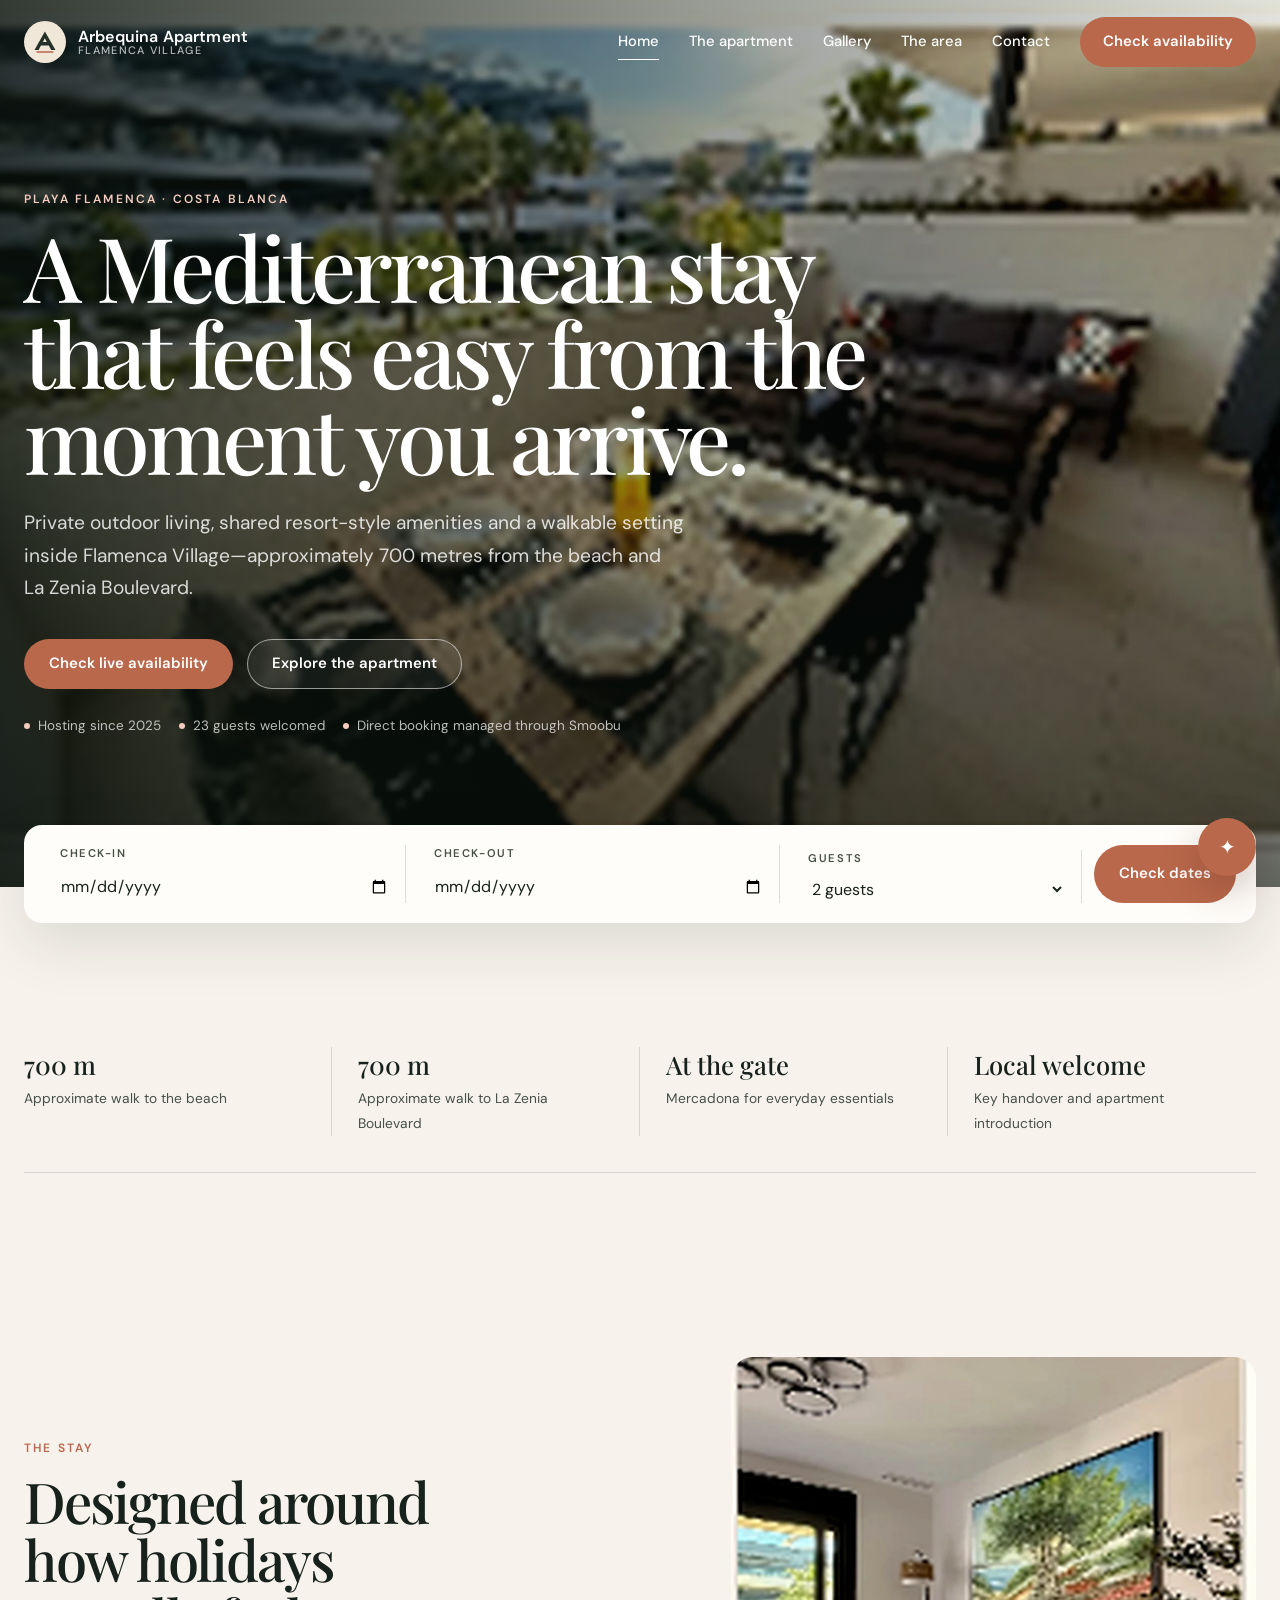
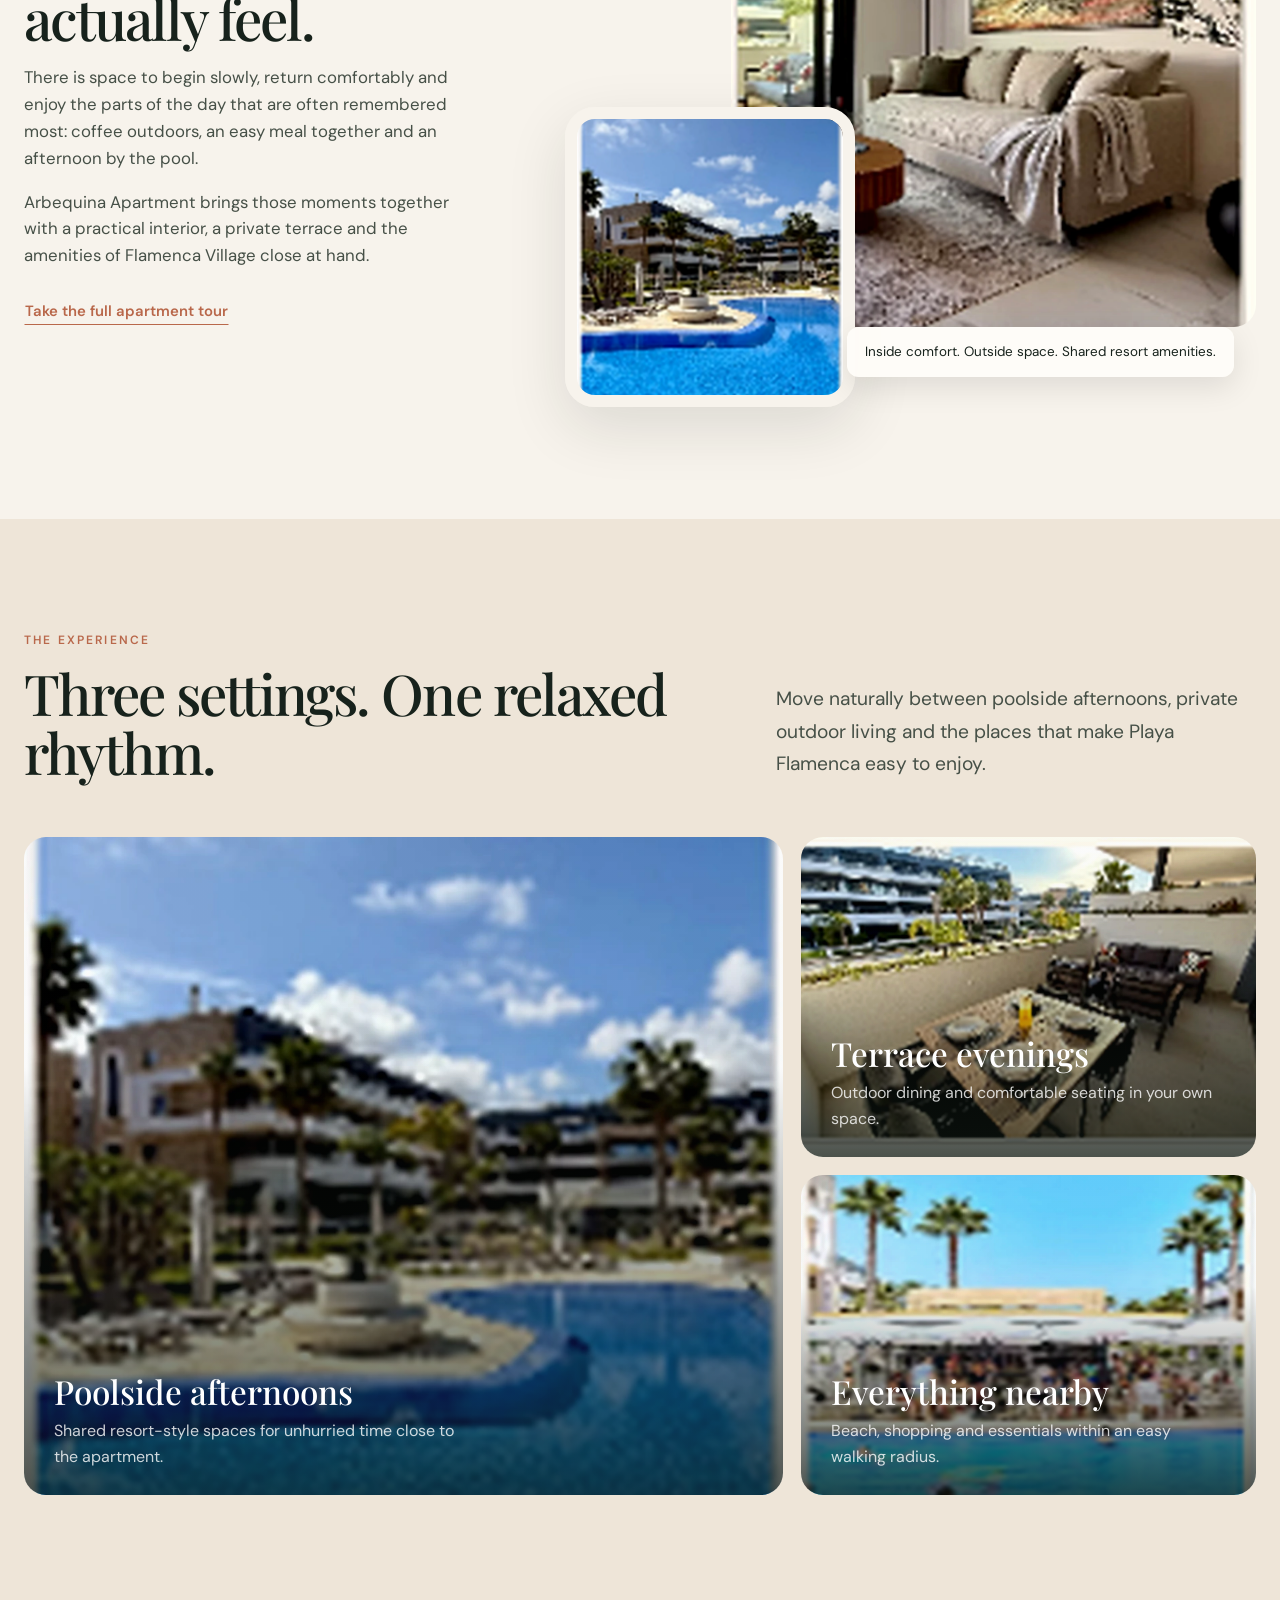
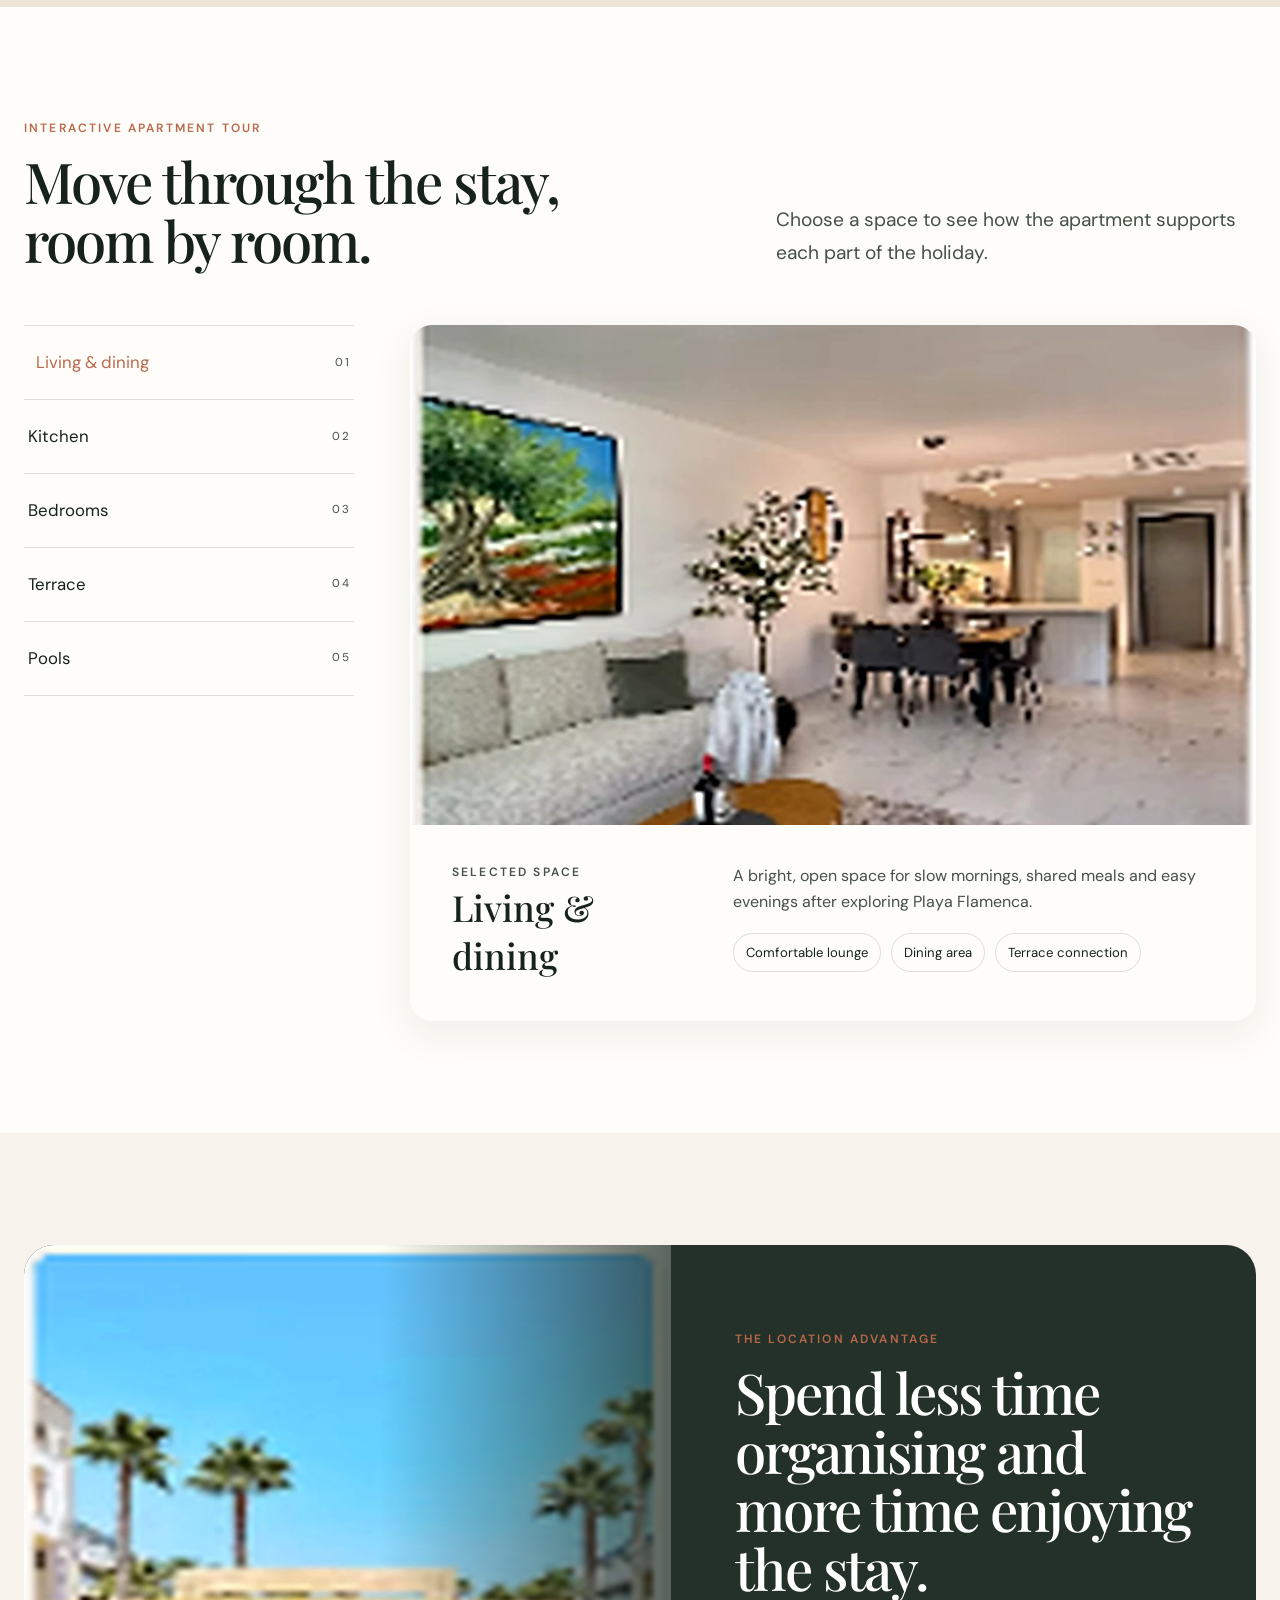
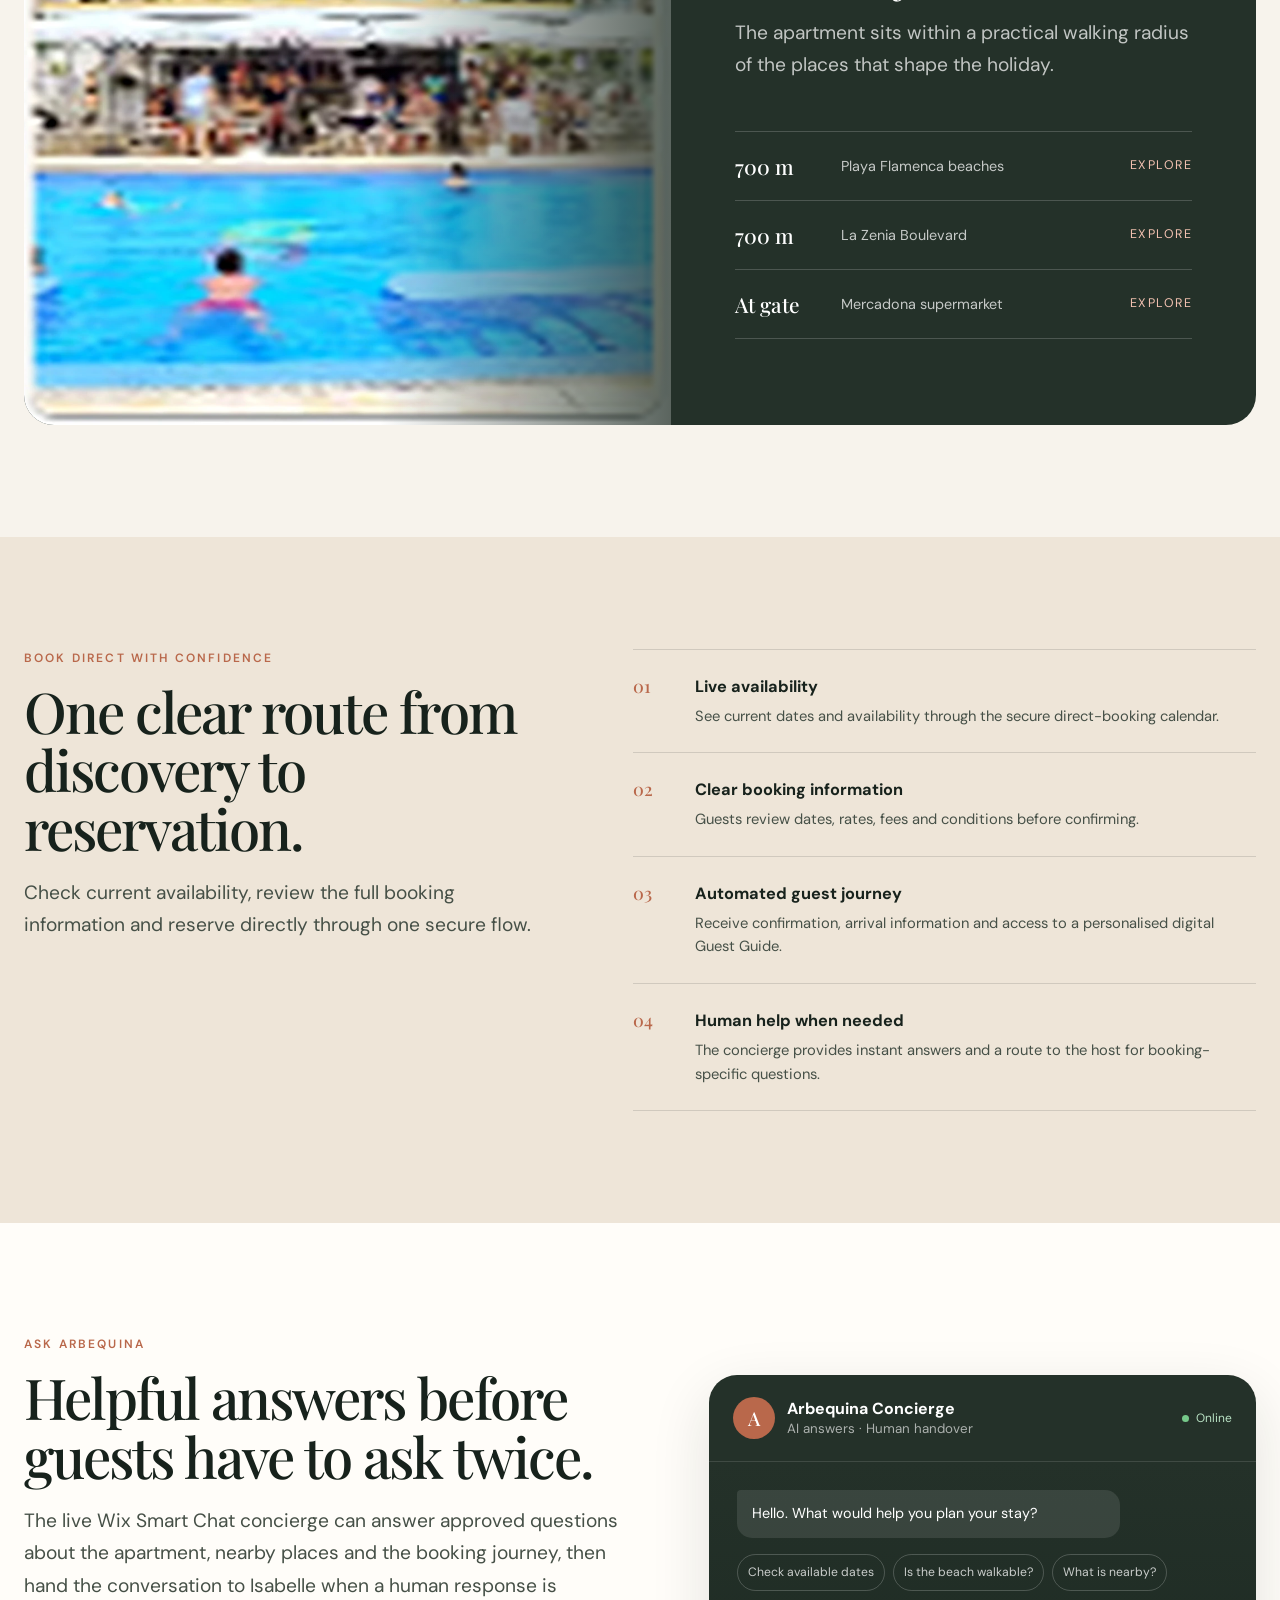
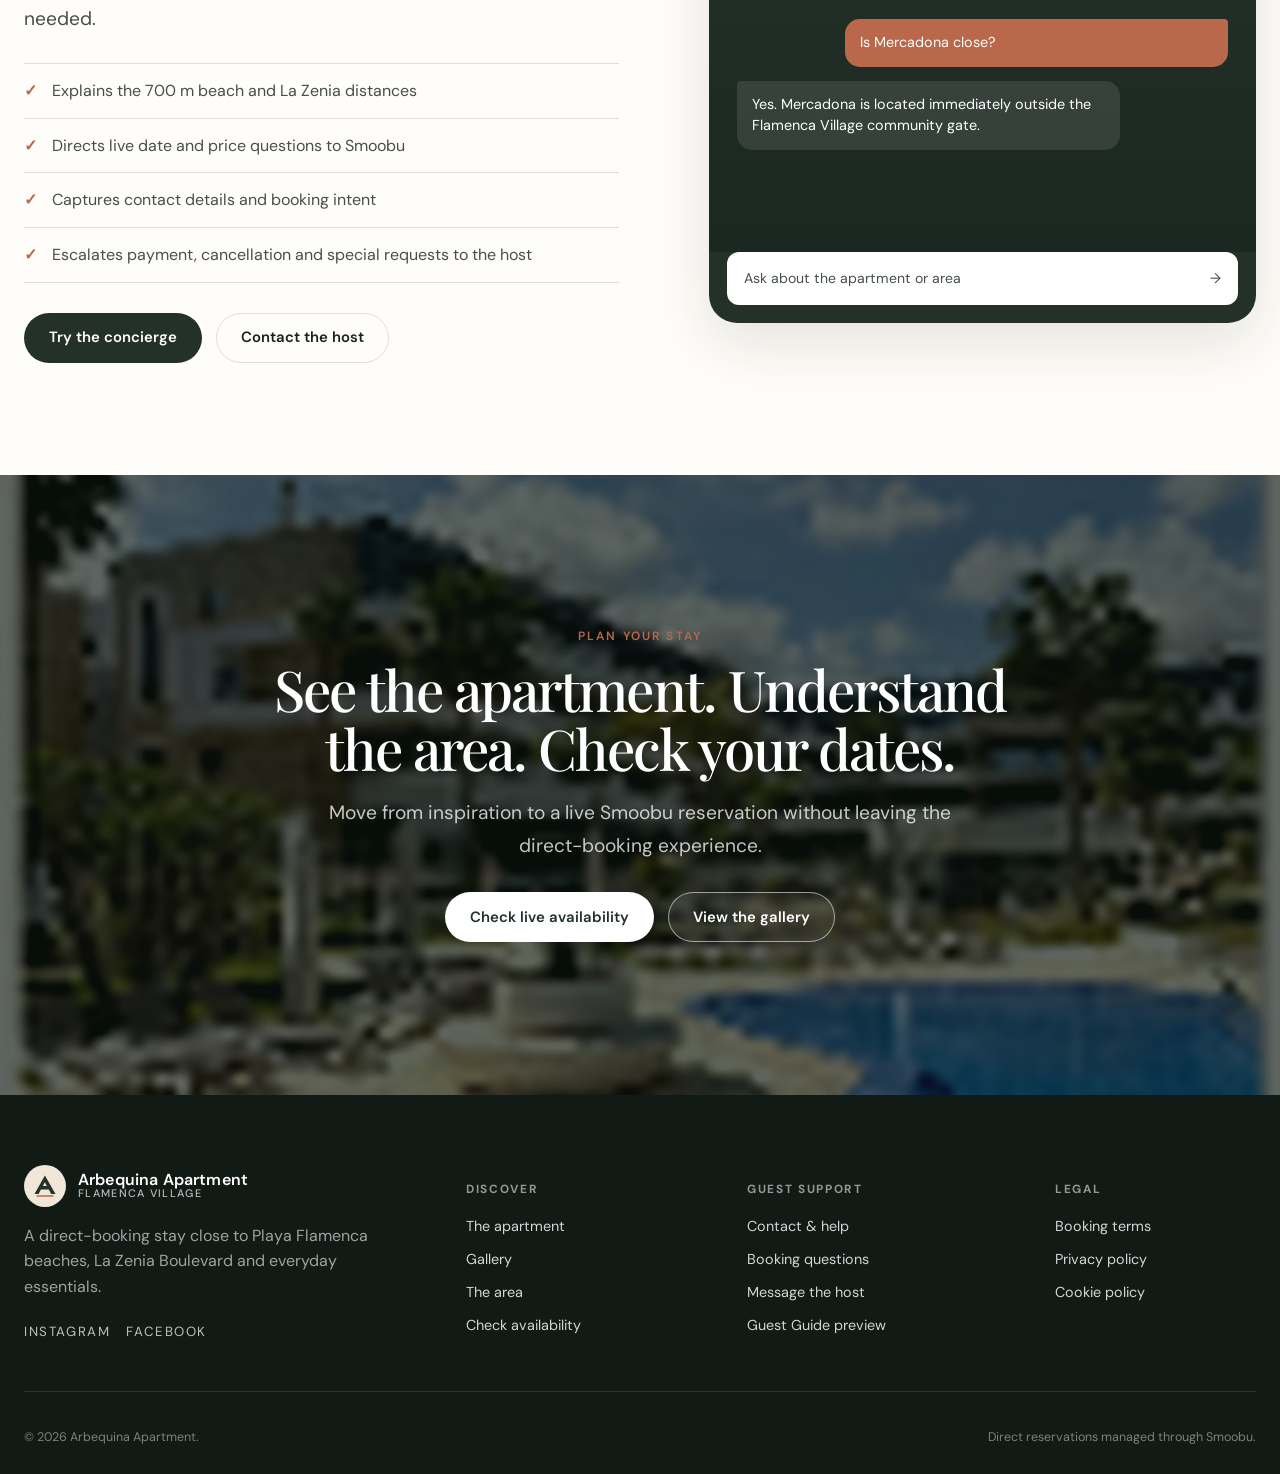
<file: index.html>
<!DOCTYPE html>

<html lang="en">
<head>
<meta charset="utf-8"/>
<meta content="width=device-width,initial-scale=1" name="viewport"/>
<meta content="Arbequina Apartment at Flamenca Village. Discover the apartment, explore Playa Flamenca and book directly through Smoobu." name="description"/>
<title>Arbequina Apartment | Flamenca Village</title>
<link href="assets/logo-mark.svg" rel="icon"/>
<link href="styles.css" rel="stylesheet"/>
</head>
<body data-page="home">
<header class="site-header">
<div class="container nav-shell">
<a aria-label="Arbequina Apartment home" class="brand" href="index.html"><img alt="" src="assets/logo-mark.svg"/><span class="brand-copy"><span>Arbequina Apartment</span><small>Flamenca Village</small></span></a>
<nav aria-label="Main navigation" class="nav-links">
<a data-nav="home" href="index.html">Home</a>
<a data-nav="stay" href="stay.html">The apartment</a>
<a data-nav="gallery" href="gallery.html">Gallery</a>
<a data-nav="area" href="area.html">The area</a>
<a data-nav="contact" href="contact.html">Contact</a><a class="nav-cta" data-nav="book" href="book.html">Check availability</a>
</nav>
<button aria-label="Open navigation" class="menu-toggle">☰</button>
</div>
</header>
<main>
<section class="hero">
<div class="hero-media"><img alt="Private terrace with dining and lounge seating at Arbequina Apartment" src="assets/images/patio.webp"/></div>
<div class="container hero-inner">
<div class="hero-copy">
<p class="eyebrow">Playa Flamenca · Costa Blanca</p>
<h1 class="display">A Mediterranean stay that feels easy from the moment you arrive.</h1>
<p class="lead">Private outdoor living, shared resort-style amenities and a walkable setting inside Flamenca Village—approximately 700 metres from the beach and La Zenia Boulevard.</p>
<div class="btn-row"><a class="btn btn-primary" href="book.html">Check live availability</a><a class="btn btn-outline-light" href="stay.html">Explore the apartment</a></div>
<div class="hero-note"><span><i></i>Hosting since 2025</span><span><i></i>23 guests welcomed</span><span><i></i>Direct booking managed through Smoobu</span></div>
</div>
</div>
</section>
<div class="booking-dock">
<div class="container">
<form class="booking-card" data-booking-form="">
<div class="booking-field"><label for="home-checkin">Check-in</label><input id="home-checkin" name="checkin" required="" type="date"/></div>
<div class="booking-field"><label for="home-checkout">Check-out</label><input id="home-checkout" name="checkout" required="" type="date"/></div>
<div class="booking-field"><label for="home-guests">Guests</label><select id="home-guests" name="guests"><option value="1">1 guest</option><option selected="" value="2">2 guests</option><option value="3">3 guests</option><option value="4">4 guests</option><option value="5">5 guests</option><option value="6">6 guests</option></select></div>
<button class="btn btn-primary" type="submit">Check dates</button>
</form>
</div>
</div>
<section class="section-sm">
<div class="container proof-strip">
<div class="proof-item"><strong>700 m</strong><span>Approximate walk to the beach</span></div>
<div class="proof-item"><strong>700 m</strong><span>Approximate walk to La Zenia Boulevard</span></div>
<div class="proof-item"><strong>At the gate</strong><span>Mercadona for everyday essentials</span></div>
<div class="proof-item"><strong>Local welcome</strong><span>Key handover and apartment introduction</span></div>
</div>
</section>
<section class="section">
<div class="container editorial">
<div class="editorial-copy">
<p class="eyebrow">The stay</p>
<h2 class="heading">Designed around how holidays actually feel.</h2>
<p>There is space to begin slowly, return comfortably and enjoy the parts of the day that are often remembered most: coffee outdoors, an easy meal together and an afternoon by the pool.</p>
<p>Arbequina Apartment brings those moments together with a practical interior, a private terrace and the amenities of Flamenca Village close at hand.</p>
<div class="btn-row" style="margin-top:30px"><a class="btn btn-text" href="stay.html">Take the full apartment tour</a></div>
</div>
<div class="editorial-media">
<div class="main-photo"><img alt="Bright lounge area at Arbequina Apartment" src="assets/images/living-room.webp"/></div>
<div class="small-photo"><img alt="Main pool at Flamenca Village" src="assets/images/pool-main.webp"/></div>
<div class="caption">Inside comfort. Outside space. Shared resort amenities.</div>
</div>
</div>
</section>
<section class="section section-sand">
<div class="container">
<div class="section-head">
<div><p class="eyebrow">The experience</p><h2 class="heading">Three settings. One relaxed rhythm.</h2></div>
<p class="lead">Move naturally between poolside afternoons, private outdoor living and the places that make Playa Flamenca easy to enjoy.</p>
</div>
<div class="experience-grid">
<a class="experience" href="gallery.html"><img alt="Main pool and landscaped surroundings" src="assets/images/pool-main.webp"/><div class="experience-copy"><h3>Poolside afternoons</h3><p>Shared resort-style spaces for unhurried time close to the apartment.</p></div></a>
<a class="experience" href="stay.html#terrace"><img alt="Private terrace dining area" src="assets/images/patio.webp"/><div class="experience-copy"><h3>Terrace evenings</h3><p>Outdoor dining and comfortable seating in your own space.</p></div></a>
<a class="experience" href="area.html"><img alt="Pool and bar area at Flamenca Village" src="assets/images/pool-bar.webp"/><div class="experience-copy"><h3>Everything nearby</h3><p>Beach, shopping and essentials within an easy walking radius.</p></div></a>
</div>
</div>
</section>
<section class="section section-paper">
<div class="container">
<div class="section-head">
<div><p class="eyebrow">Interactive apartment tour</p><h2 class="heading">Move through the stay, room by room.</h2></div>
<p class="lead">Choose a space to see how the apartment supports each part of the holiday.</p>
</div>
<div class="tour-shell">
<div aria-label="Apartment rooms" class="tour-nav" role="tablist">
<button class="tour-tab active" data-room="living" role="tab"><span>Living &amp; dining</span><span>01</span></button>
<button class="tour-tab" data-room="kitchen" role="tab"><span>Kitchen</span><span>02</span></button>
<button class="tour-tab" data-room="bedroom" role="tab"><span>Bedrooms</span><span>03</span></button>
<button class="tour-tab" data-room="terrace" role="tab"><span>Terrace</span><span>04</span></button>
<button class="tour-tab" data-room="pools" role="tab"><span>Pools</span><span>05</span></button>
</div>
<div class="tour-stage">
<div class="tour-image"><img alt="Living and dining space" data-tour-image="" src="assets/images/interior-wide.webp"/></div>
<div class="tour-details"><div><p class="eyebrow">Selected space</p><h3 data-tour-title="">Living &amp; dining</h3></div><div><p data-tour-copy="">A bright, open space for slow mornings, shared meals and easy evenings after exploring Playa Flamenca.</p><ul class="feature-list" data-tour-features=""><li>Comfortable lounge</li><li>Dining area</li><li>Terrace connection</li></ul></div></div>
</div>
</div>
</div>
</section>
<section class="section">
<div class="container location-panel">
<div class="location-photo"><img alt="Flamenca Village pool and bar area" src="assets/images/pool-bar.webp"/></div>
<div class="location-copy">
<p class="eyebrow">The location advantage</p>
<h2 class="heading">Spend less time organising and more time enjoying the stay.</h2>
<p class="lead">The apartment sits within a practical walking radius of the places that shape the holiday.</p>
<div class="location-facts">
<div class="location-fact"><strong>700 m</strong><span>Playa Flamenca beaches</span><a href="area.html">Explore</a></div>
<div class="location-fact"><strong>700 m</strong><span>La Zenia Boulevard</span><a href="area.html">Explore</a></div>
<div class="location-fact"><strong>At gate</strong><span>Mercadona supermarket</span><a href="area.html">Explore</a></div>
</div>
</div>
</div>
</section>
<section class="section section-sand">
<div class="container direct-grid">
<div><p class="eyebrow">Book direct with confidence</p><h2 class="heading">One clear route from discovery to reservation.</h2><p class="lead">Check current availability, review the full booking information and reserve directly through one secure flow.</p></div>
<div class="direct-list">
<div class="direct-item"><div class="num">01</div><div><h3>Live availability</h3><p>See current dates and availability through the secure direct-booking calendar.</p></div></div>
<div class="direct-item"><div class="num">02</div><div><h3>Clear booking information</h3><p>Guests review dates, rates, fees and conditions before confirming.</p></div></div>
<div class="direct-item"><div class="num">03</div><div><h3>Automated guest journey</h3><p>Receive confirmation, arrival information and access to a personalised digital Guest Guide.</p></div></div>
<div class="direct-item"><div class="num">04</div><div><h3>Human help when needed</h3><p>The concierge provides instant answers and a route to the host for booking-specific questions.</p></div></div>
</div>
</div>
</section>
<section class="section section-paper ai-feature-section">
<div class="container ai-feature-grid">
<div class="ai-feature-copy">
<p class="eyebrow">Ask Arbequina</p>
<h2 class="heading">Helpful answers before guests have to ask twice.</h2>
<p class="lead">The live Wix Smart Chat concierge can answer approved questions about the apartment, nearby places and the booking journey, then hand the conversation to Isabelle when a human response is needed.</p>
<ul class="editorial-checks">
<li>Explains the 700 m beach and La Zenia distances</li>
<li>Directs live date and price questions to Smoobu</li>
<li>Captures contact details and booking intent</li>
<li>Escalates payment, cancellation and special requests to the host</li>
</ul>
<div class="btn-row" style="margin-top:30px"><button class="btn btn-forest" data-open-chat="" type="button">Try the concierge</button><a class="btn btn-outline" href="contact.html">Contact the host</a></div>
</div>
<div aria-label="Preview of the Arbequina concierge" class="ai-demo">
<div class="ai-demo-head"><span class="ai-avatar">A</span><div><strong>Arbequina Concierge</strong><small>AI answers · Human handover</small></div><span class="ai-status">Online</span></div>
<div class="ai-demo-body"><div class="ai-bubble bot">Hello. What would help you plan your stay?</div><div class="ai-options"><span>Check available dates</span><span>Is the beach walkable?</span><span>What is nearby?</span></div><div class="ai-bubble user">Is Mercadona close?</div><div class="ai-bubble bot">Yes. Mercadona is located immediately outside the Flamenca Village community gate.</div></div>
<div class="ai-demo-input">Ask about the apartment or area <span>→</span></div>
</div>
</div>
</section><section class="image-cta">
<img alt="Pool at Flamenca Village" src="assets/images/pool-main.webp"/>
<div class="image-cta-content"><p class="eyebrow">Plan your stay</p><h2 class="heading">See the apartment. Understand the area. Check your dates.</h2><p class="lead">Move from inspiration to a live Smoobu reservation without leaving the direct-booking experience.</p><div class="btn-row" style="justify-content:center"><a class="btn btn-light" href="book.html">Check live availability</a><a class="btn btn-outline-light" href="gallery.html">View the gallery</a></div></div>
</section>
</main>
<footer class="site-footer">
<div class="container">
<div class="footer-grid footer-grid-final">
<div>
<a aria-label="Arbequina Apartment home" class="brand" href="index.html"><img alt="" src="assets/logo-mark.svg"/><span class="brand-copy"><span>Arbequina Apartment</span><small>Flamenca Village</small></span></a>
<p>A direct-booking stay close to Playa Flamenca beaches, La Zenia Boulevard and everyday essentials.</p>
<div class="social-links"><a aria-label="Instagram" data-instagram="" href="#">Instagram</a><a aria-label="Facebook" data-facebook="" href="#">Facebook</a></div>
</div>
<div><h4>Discover</h4><div class="footer-links"><a href="stay.html">The apartment</a><a href="gallery.html">Gallery</a><a href="area.html">The area</a><a href="book.html">Check availability</a></div></div>
<div><h4>Guest support</h4><div class="footer-links"><a href="contact.html">Contact &amp; help</a><a href="book.html#faq">Booking questions</a><a data-whatsapp="" href="#">Message the host</a><a href="guest-guide.html">Guest Guide preview</a></div></div>
<div><h4>Legal</h4><div class="footer-links"><a href="terms.html">Booking terms</a><a href="privacy.html">Privacy policy</a><a href="cookies.html">Cookie policy</a></div></div>
</div>
<div class="footer-bottom"><span>© 2026 Arbequina Apartment.</span><span>Direct reservations managed through Smoobu.</span></div>
</div>
</footer>
<button aria-label="Open Arbequina concierge" class="chat-launcher">✦</button>
<aside aria-label="Arbequina concierge" class="chat-panel">
<div class="chat-head"><div><strong>Arbequina Concierge</strong><div class="small" style="color:rgba(255,255,255,.65)">Instant answers · Human handover</div></div><button aria-label="Close concierge" class="chat-close">×</button></div>
<div class="chat-body chat-messages"><div class="message bot">Hello. What would help you plan your stay?</div><div class="quick-questions"><button data-chat="dates">Check available dates</button><button data-chat="beach">Is the beach walkable?</button><button data-chat="zenia">Where is La Zenia?</button><button data-chat="market">Is there a supermarket?</button><button data-chat="family">Is it family-friendly?</button></div></div>
<form class="chat-form" data-chat-form=""><input aria-label="Ask a question" placeholder="Ask about the stay"/><button type="submit">→</button></form>
</aside>
<div class="mobile-booking"><a class="btn btn-primary" href="book.html">Check live availability</a></div>
<script src="config.js"></script><script src="analytics.js"></script><script src="script.js"></script>
</body>
</html>
</file>
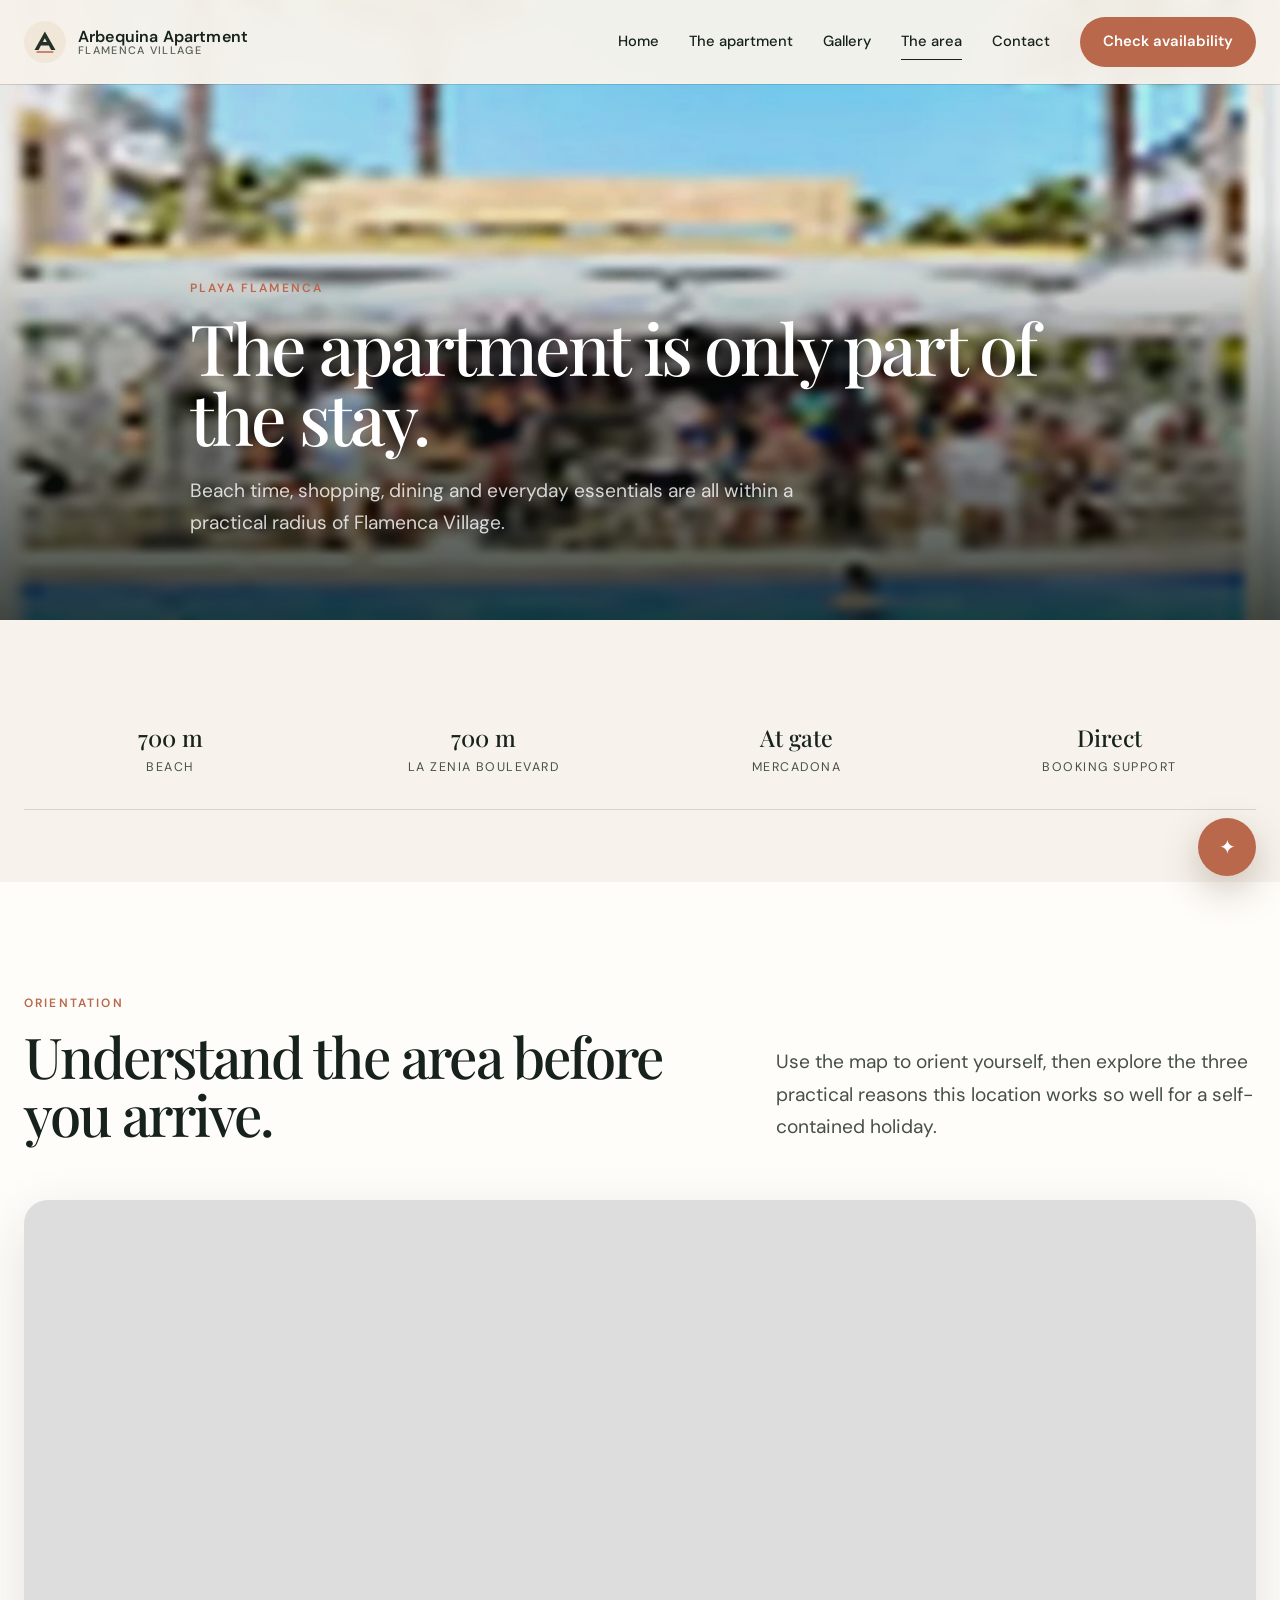
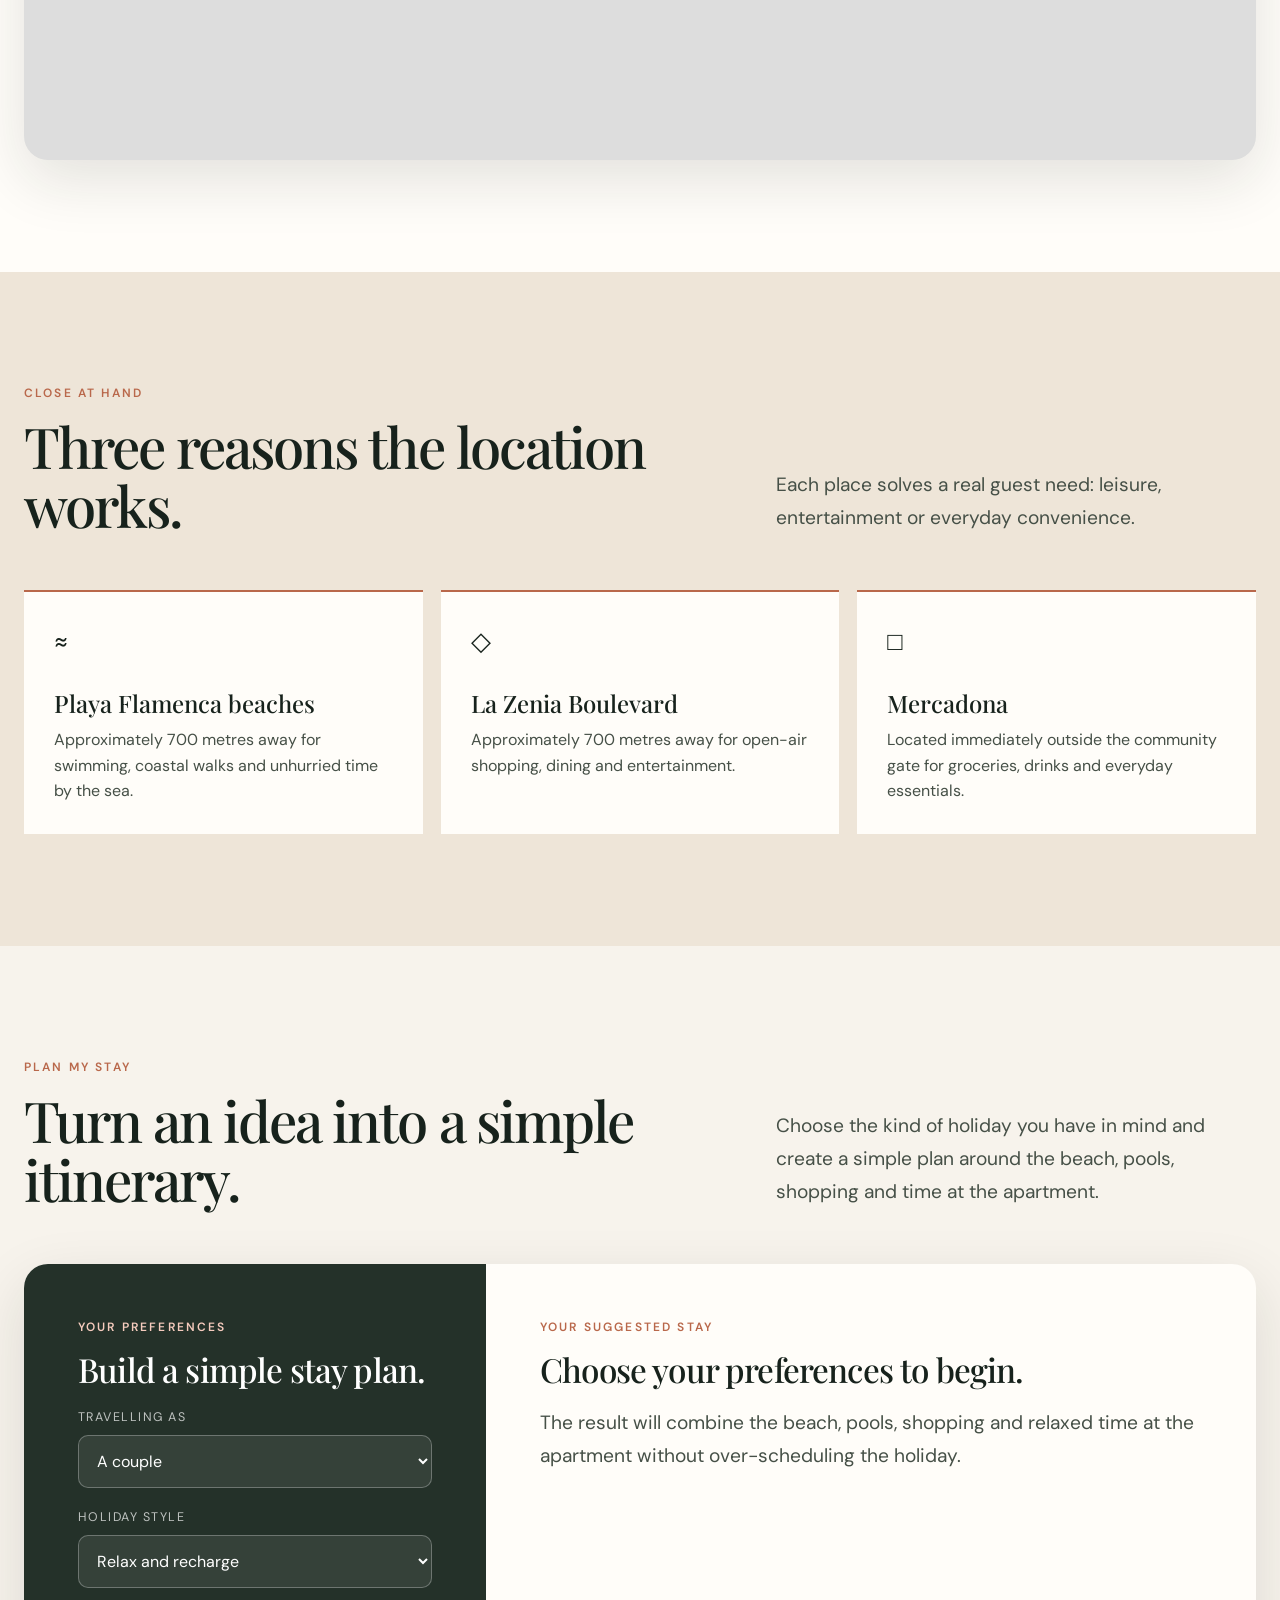
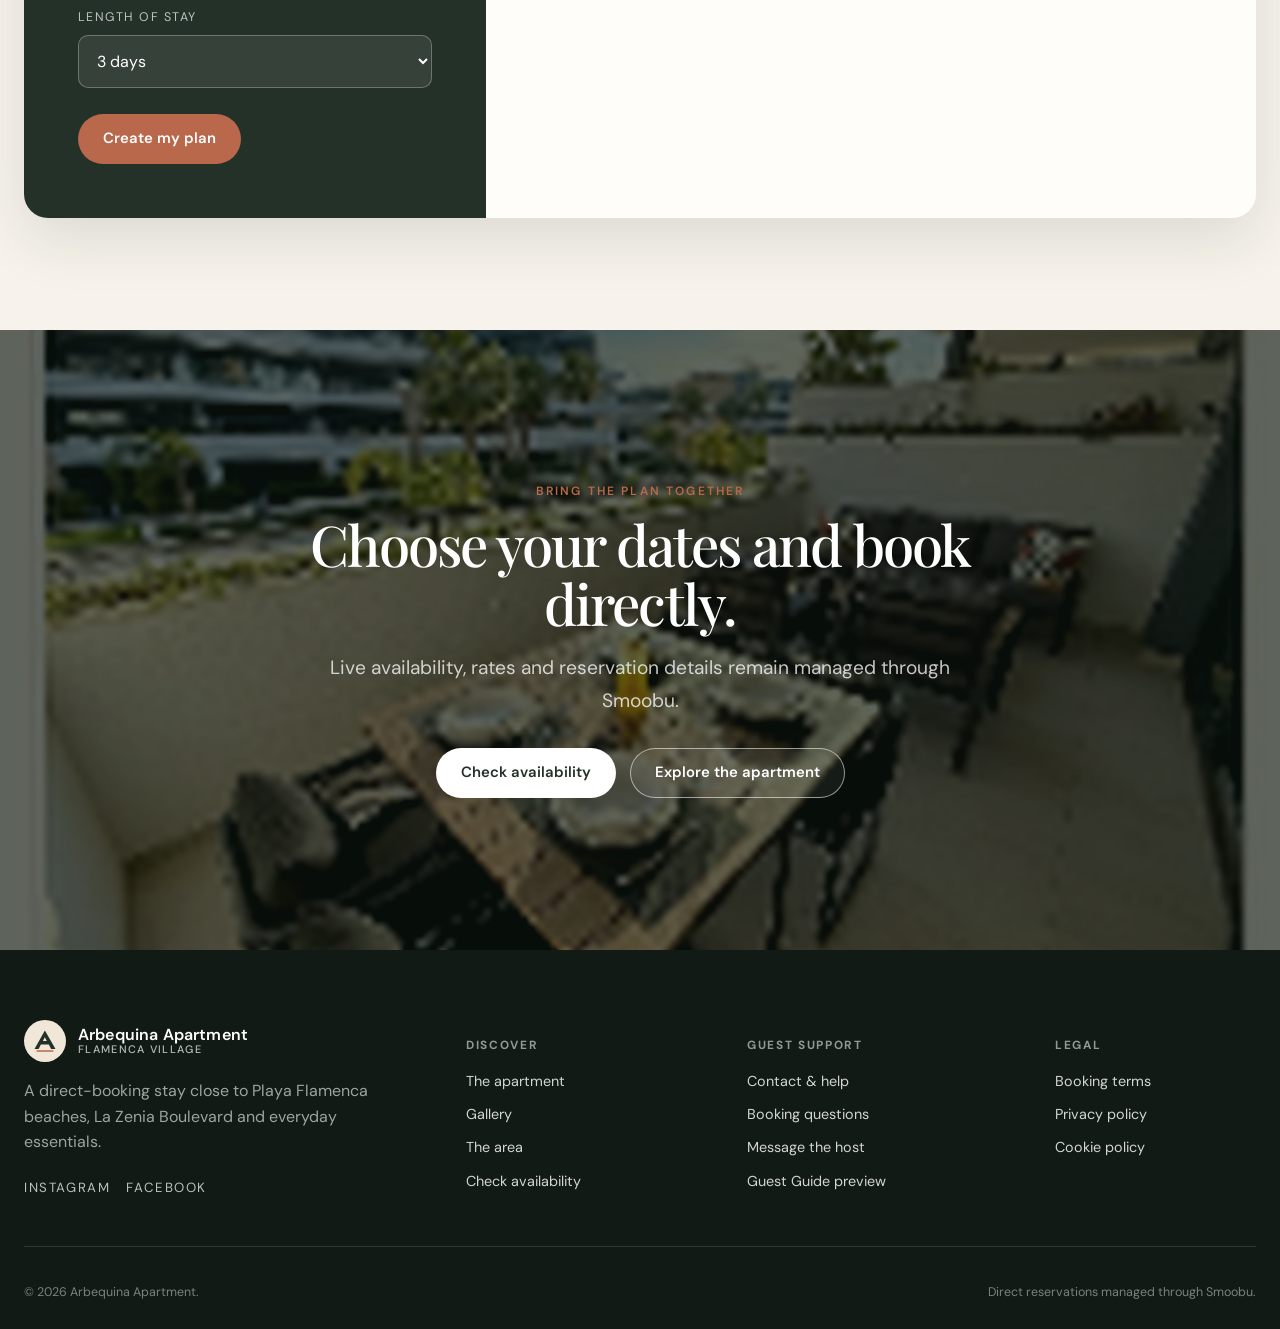
<file: area.html>
<!DOCTYPE html>

<html lang="en"><head><meta charset="utf-8"/><meta content="width=device-width,initial-scale=1" name="viewport"/><meta content="Explore the walkable setting around Arbequina Apartment in Playa Flamenca." name="description"/><title>The Area | Arbequina Apartment</title><link href="assets/logo-mark.svg" rel="icon"/><link href="styles.css" rel="stylesheet"/></head><body data-page="area">
<header class="site-header"><div class="container nav-shell"><a class="brand" href="index.html"><img alt="" src="assets/logo-mark.svg"/><span class="brand-copy"><span>Arbequina Apartment</span><small>Flamenca Village</small></span></a><nav class="nav-links"><a data-nav="home" href="index.html">Home</a><a data-nav="stay" href="stay.html">The apartment</a><a data-nav="gallery" href="gallery.html">Gallery</a><a data-nav="area" href="area.html">The area</a><a data-nav="contact" href="contact.html">Contact</a><a class="nav-cta" data-nav="book" href="book.html">Check availability</a></nav><button class="menu-toggle">☰</button></div></header>
<main>
<section class="inner-hero"><div class="inner-hero-media"><img alt="Pool and bar area in Flamenca Village" src="assets/images/pool-bar.webp"/></div><div class="container inner-hero-content"><p class="eyebrow">Playa Flamenca</p><h1 class="h1-inner">The apartment is only part of the stay.</h1><p class="lead">Beach time, shopping, dining and everyday essentials are all within a practical radius of Flamenca Village.</p></div></section>
<section class="section-sm"><div class="container facts-row"><div class="fact"><strong>700 m</strong><span>Beach</span></div><div class="fact"><strong>700 m</strong><span>La Zenia Boulevard</span></div><div class="fact"><strong>At gate</strong><span>Mercadona</span></div><div class="fact"><strong>Direct</strong><span>Booking support</span></div></div></section>
<section class="section section-paper"><div class="container"><div class="section-head"><div><p class="eyebrow">Orientation</p><h2 class="heading">Understand the area before you arrive.</h2></div><p class="lead">Use the map to orient yourself, then explore the three practical reasons this location works so well for a self-contained holiday.</p></div><div class="map-frame"><iframe loading="lazy" src="https://www.google.com/maps?q=Flamenca+Village,+Playa+Flamenca,+Spain&amp;output=embed" title="Map of Flamenca Village and Playa Flamenca"></iframe></div></div></section>
<section class="section section-sand"><div class="container"><div class="section-head"><div><p class="eyebrow">Close at hand</p><h2 class="heading">Three reasons the location works.</h2></div><p class="lead">Each place solves a real guest need: leisure, entertainment or everyday convenience.</p></div><div class="place-grid"><article class="place"><div class="icon">≈</div><h3>Playa Flamenca beaches</h3><p>Approximately 700 metres away for swimming, coastal walks and unhurried time by the sea.</p></article><article class="place"><div class="icon">◇</div><h3>La Zenia Boulevard</h3><p>Approximately 700 metres away for open-air shopping, dining and entertainment.</p></article><article class="place"><div class="icon">□</div><h3>Mercadona</h3><p>Located immediately outside the community gate for groceries, drinks and everyday essentials.</p></article></div></div></section>
<section class="section"><div class="container"><div class="section-head"><div><p class="eyebrow">Plan my stay</p><h2 class="heading">Turn an idea into a simple itinerary.</h2></div><p class="lead">Choose the kind of holiday you have in mind and create a simple plan around the beach, pools, shopping and time at the apartment.</p></div><div class="planner"><form class="planner-form" data-planner=""><p class="eyebrow" style="color:#f5cbbd">Your preferences</p><h3 class="subheading">Build a simple stay plan.</h3><label for="group">Travelling as</label><select id="group" name="group"><option value="a couple">A couple</option><option value="a family">A family</option><option value="friends">Friends</option><option value="a solo traveller">Solo</option></select><label for="style">Holiday style</label><select id="style" name="style"><option value="relax">Relax and recharge</option><option value="family">Family time</option><option value="explore">Beach, shopping and exploring</option></select><label for="days">Length of stay</label><select id="days" name="days"><option value="3">3 days</option><option value="4">4 days</option><option value="5">5 days</option><option value="6">6 days</option></select><button class="btn btn-primary" style="margin-top:26px" type="submit">Create my plan</button></form><div class="planner-output" data-planner-output=""><p class="eyebrow">Your suggested stay</p><h3 class="subheading">Choose your preferences to begin.</h3><p class="lead">The result will combine the beach, pools, shopping and relaxed time at the apartment without over-scheduling the holiday.</p></div></div></div></section>
<section class="image-cta"><img alt="Private terrace at Arbequina Apartment" src="assets/images/patio.webp"/><div class="image-cta-content"><p class="eyebrow">Bring the plan together</p><h2 class="heading">Choose your dates and book directly.</h2><p class="lead">Live availability, rates and reservation details remain managed through Smoobu.</p><div class="btn-row" style="justify-content:center"><a class="btn btn-light" href="book.html">Check availability</a><a class="btn btn-outline-light" href="stay.html">Explore the apartment</a></div></div></section>
</main>
<footer class="site-footer">
<div class="container">
<div class="footer-grid footer-grid-final">
<div>
<a aria-label="Arbequina Apartment home" class="brand" href="index.html"><img alt="" src="assets/logo-mark.svg"/><span class="brand-copy"><span>Arbequina Apartment</span><small>Flamenca Village</small></span></a>
<p>A direct-booking stay close to Playa Flamenca beaches, La Zenia Boulevard and everyday essentials.</p>
<div class="social-links"><a aria-label="Instagram" data-instagram="" href="#">Instagram</a><a aria-label="Facebook" data-facebook="" href="#">Facebook</a></div>
</div>
<div><h4>Discover</h4><div class="footer-links"><a href="stay.html">The apartment</a><a href="gallery.html">Gallery</a><a href="area.html">The area</a><a href="book.html">Check availability</a></div></div>
<div><h4>Guest support</h4><div class="footer-links"><a href="contact.html">Contact &amp; help</a><a href="book.html#faq">Booking questions</a><a data-whatsapp="" href="#">Message the host</a><a href="guest-guide.html">Guest Guide preview</a></div></div>
<div><h4>Legal</h4><div class="footer-links"><a href="terms.html">Booking terms</a><a href="privacy.html">Privacy policy</a><a href="cookies.html">Cookie policy</a></div></div>
</div>
<div class="footer-bottom"><span>© 2026 Arbequina Apartment.</span><span>Direct reservations managed through Smoobu.</span></div>
</div>
</footer>
<button class="chat-launcher">✦</button><aside class="chat-panel"><div class="chat-head"><strong>Arbequina Concierge</strong><button class="chat-close">×</button></div><div class="chat-body chat-messages"><div class="message bot">Ask me about distances, local essentials or live booking.</div><div class="quick-questions"><button data-chat="beach">Beach distance</button><button data-chat="zenia">La Zenia</button><button data-chat="market">Mercadona</button></div></div><form class="chat-form" data-chat-form=""><input placeholder="Ask about the area"/><button>→</button></form></aside><div class="mobile-booking"><a class="btn btn-primary" href="book.html">Check live availability</a></div><script src="config.js"></script><script src="analytics.js"></script><script src="script.js"></script></body></html>
</file>
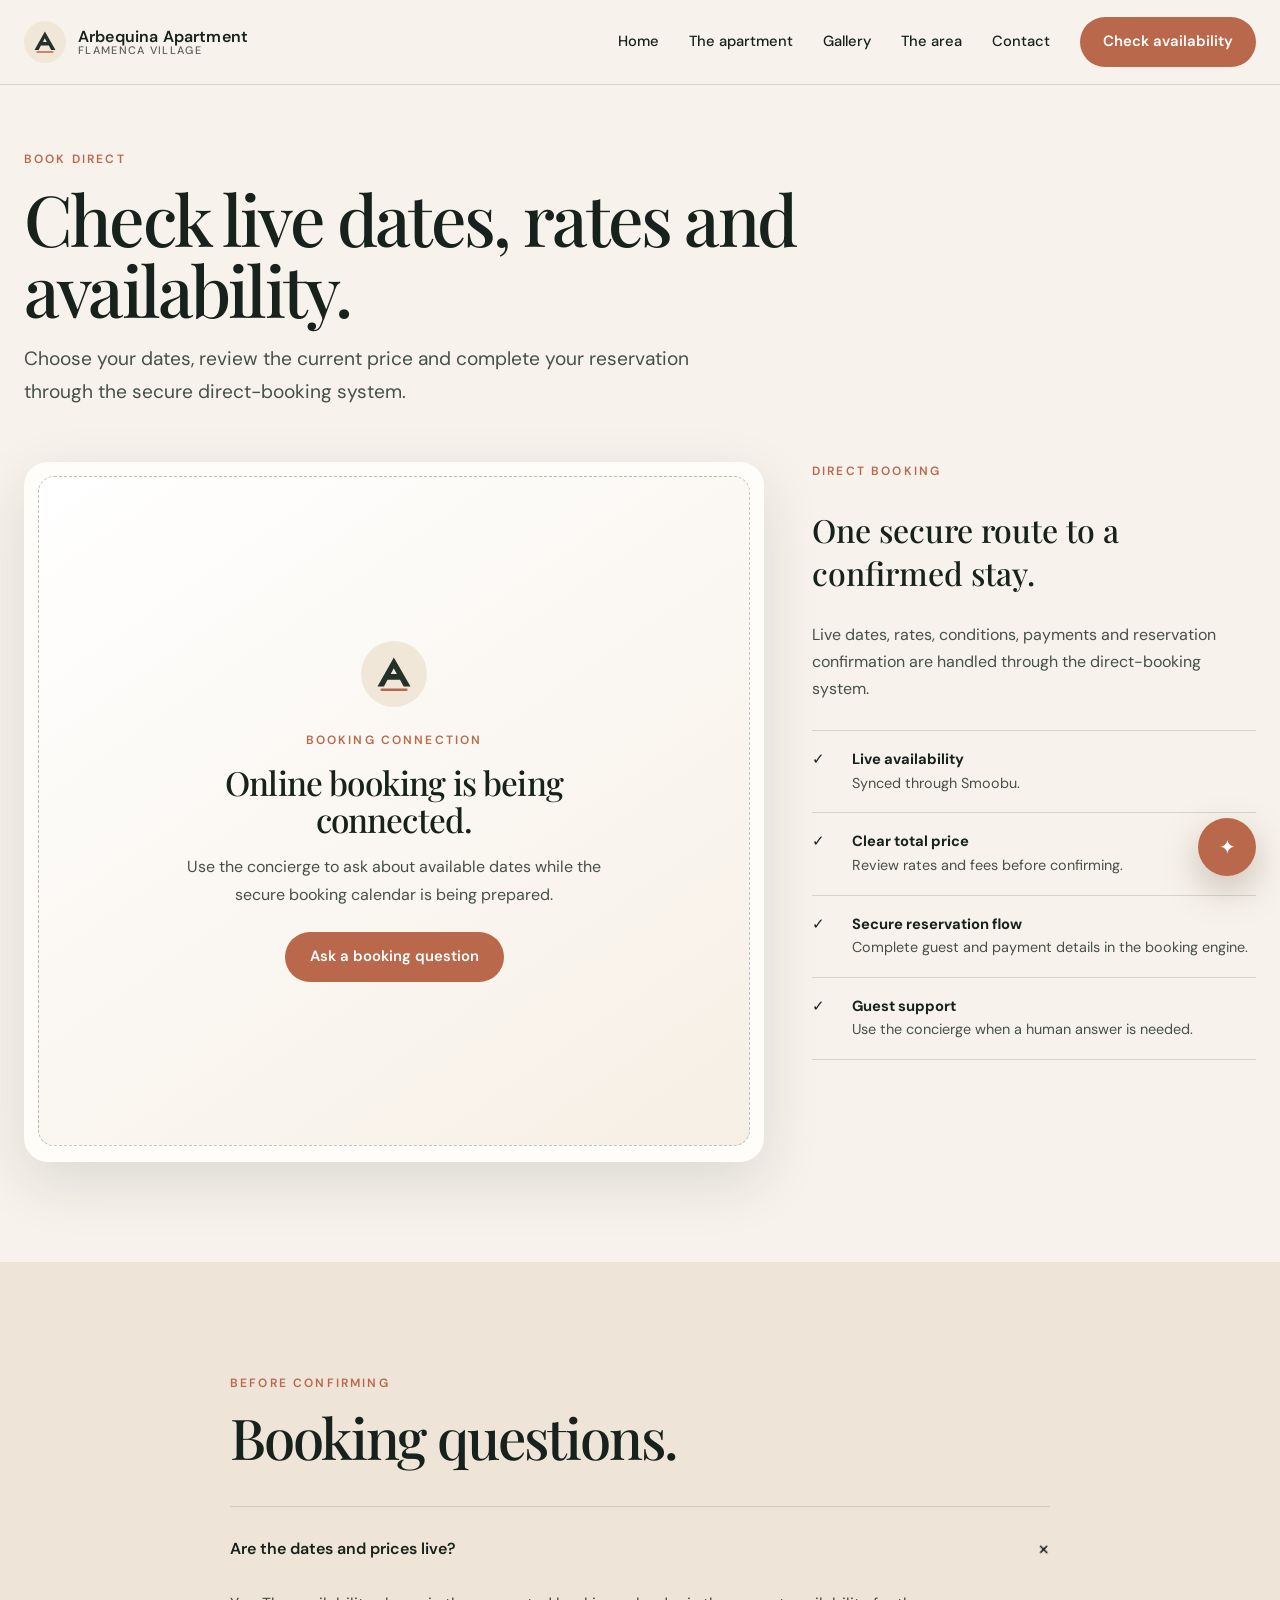
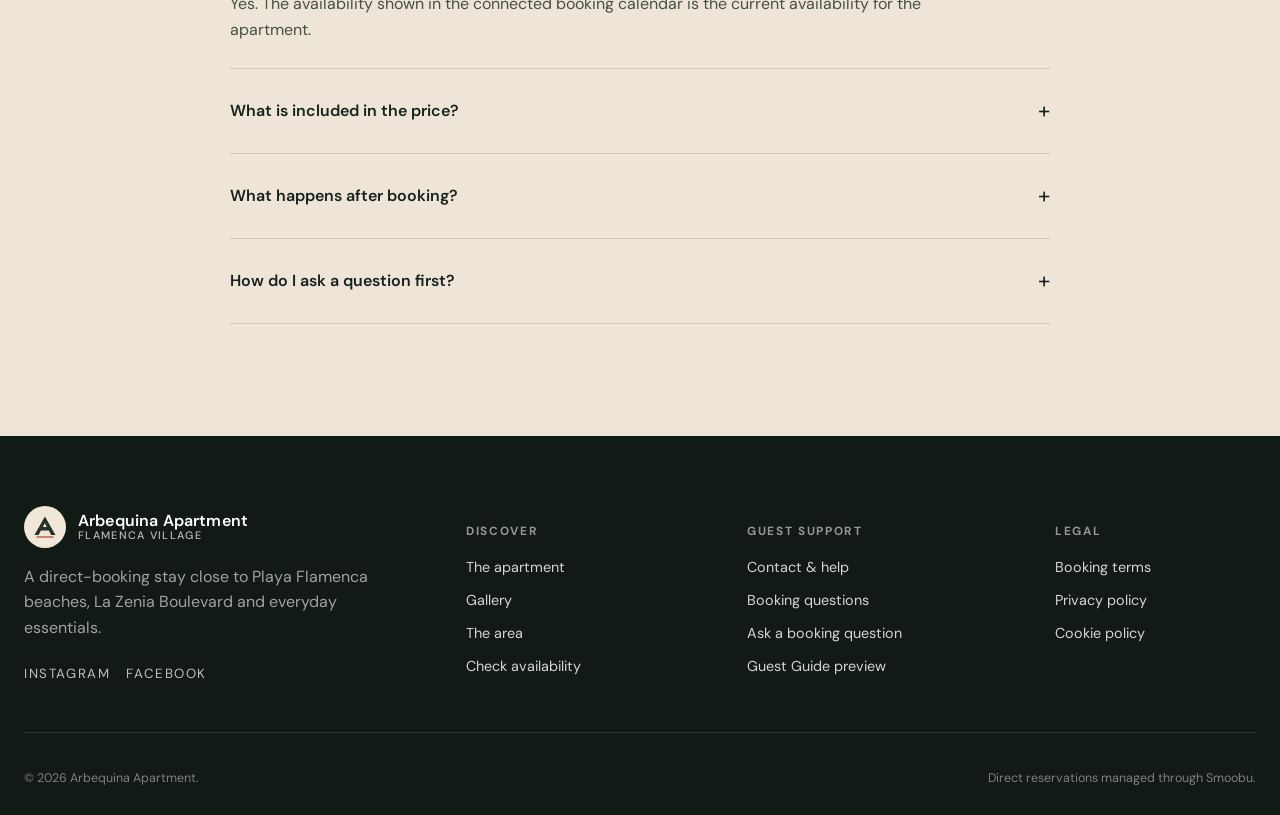
<file: book.html>
<!DOCTYPE html>

<html lang="en"><head><meta charset="utf-8"/><meta content="width=device-width,initial-scale=1" name="viewport"/><meta content="Check live dates, rates and availability for Arbequina Apartment through Smoobu." name="description"/><title>Check Availability | Arbequina Apartment</title><link href="assets/logo-mark.svg" rel="icon"/><link href="styles.css" rel="stylesheet"/></head><body data-page="book">
<header class="site-header inner"><div class="container nav-shell"><a class="brand" href="index.html"><img alt="" src="assets/logo-mark.svg"/><span class="brand-copy"><span>Arbequina Apartment</span><small>Flamenca Village</small></span></a><nav class="nav-links"><a data-nav="home" href="index.html">Home</a><a data-nav="stay" href="stay.html">The apartment</a><a data-nav="gallery" href="gallery.html">Gallery</a><a data-nav="area" href="area.html">The area</a><a data-nav="contact" href="contact.html">Contact</a><a class="nav-cta" data-nav="book" href="book.html">Check availability</a></nav><button class="menu-toggle">☰</button></div></header>
<main class="booking-page"><div class="container"><div style="max-width:820px;margin-bottom:54px"><p class="eyebrow">Book direct</p><h1 class="h1-inner">Check live dates, rates and availability.</h1><p class="lead">Choose your dates, review the current price and complete your reservation through the secure direct-booking system.</p></div><div class="booking-layout"><section aria-label="Smoobu booking engine" class="booking-engine"><iframe data-smoobu-frame="" hidden="" title="Smoobu booking engine"></iframe><div class="booking-placeholder" data-booking-placeholder=""><div class="inner"><img alt="" class="mark" src="assets/logo-mark.svg"/><p class="eyebrow">Booking connection</p><h2 class="subheading">Online booking is being connected.</h2><p class="lead" style="font-size:1rem">Use the concierge to ask about available dates while the secure booking calendar is being prepared.</p><div class="btn-row" style="justify-content:center;margin-top:24px"><a class="btn btn-primary" data-whatsapp="" href="contact.html">Ask a booking question</a></div></div></div></section><aside class="booking-sidebar"><p class="eyebrow">Direct booking</p><h2>One secure route to a confirmed stay.</h2><p class="lead" style="font-size:1rem">Live dates, rates, conditions, payments and reservation confirmation are handled through the direct-booking system.</p><div class="reassurance"><ul><li><span>✓</span><div><strong>Live availability</strong><br/><span class="small">Synced through Smoobu.</span></div></li><li><span>✓</span><div><strong>Clear total price</strong><br/><span class="small">Review rates and fees before confirming.</span></div></li><li><span>✓</span><div><strong>Secure reservation flow</strong><br/><span class="small">Complete guest and payment details in the booking engine.</span></div></li><li><span>✓</span><div><strong>Guest support</strong><br/><span class="small">Use the concierge when a human answer is needed.</span></div></li></ul></div></aside></div></div></main>
<section class="section section-sand" id="faq"><div class="narrow"><p class="eyebrow">Before confirming</p><h2 class="heading">Booking questions.</h2><div class="accordion" style="margin-top:40px"><div class="accordion-item open"><button aria-expanded="true" class="accordion-trigger"><span>Are the dates and prices live?</span><span>+</span></button><div class="accordion-panel">Yes. The availability shown in the connected booking calendar is the current availability for the apartment.</div></div><div class="accordion-item"><button class="accordion-trigger"><span>What is included in the price?</span><span>+</span></button><div class="accordion-panel">The booking calendar shows the current rate, applicable fees and any available extras before you confirm.</div></div><div class="accordion-item"><button class="accordion-trigger"><span>What happens after booking?</span><span>+</span></button><div class="accordion-panel">Smoobu sends the confirmation and can automate arrival information, online check-in and access to the personalised Guest Guide.</div></div><div class="accordion-item"><button class="accordion-trigger"><span>How do I ask a question first?</span><span>+</span></button><div class="accordion-panel">Open the concierge for an instant answer or request human help for booking-specific questions.</div></div></div></div></section>
<footer class="site-footer">
<div class="container">
<div class="footer-grid footer-grid-final">
<div>
<a aria-label="Arbequina Apartment home" class="brand" href="index.html"><img alt="" src="assets/logo-mark.svg"/><span class="brand-copy"><span>Arbequina Apartment</span><small>Flamenca Village</small></span></a>
<p>A direct-booking stay close to Playa Flamenca beaches, La Zenia Boulevard and everyday essentials.</p>
<div class="social-links"><a aria-label="Instagram" data-instagram="" href="#">Instagram</a><a aria-label="Facebook" data-facebook="" href="#">Facebook</a></div>
</div>
<div><h4>Discover</h4><div class="footer-links"><a href="stay.html">The apartment</a><a href="gallery.html">Gallery</a><a href="area.html">The area</a><a href="book.html">Check availability</a></div></div>
<div><h4>Guest support</h4><div class="footer-links"><a href="contact.html">Contact &amp; help</a><a href="book.html#faq">Booking questions</a><a data-whatsapp="" href="contact.html">Ask a booking question</a><a href="guest-guide.html">Guest Guide preview</a></div></div>
<div><h4>Legal</h4><div class="footer-links"><a href="terms.html">Booking terms</a><a href="privacy.html">Privacy policy</a><a href="cookies.html">Cookie policy</a></div></div>
</div>
<div class="footer-bottom"><span>© 2026 Arbequina Apartment.</span><span>Direct reservations managed through Smoobu.</span></div>
</div>
</footer>
<button class="chat-launcher">✦</button><aside class="chat-panel"><div class="chat-head"><strong>Arbequina Concierge</strong><button class="chat-close">×</button></div><div class="chat-body chat-messages"><div class="message bot">I can answer general questions or help you reach the secure booking page.</div><div class="quick-questions"><button data-chat="dates">Live dates</button><button data-chat="family">Family suitability</button></div></div><form class="chat-form" data-chat-form=""><input placeholder="Ask a booking question"/><button>→</button></form></aside><script src="config.js"></script><script src="analytics.js"></script><script src="script.js"></script></body></html>
</file>
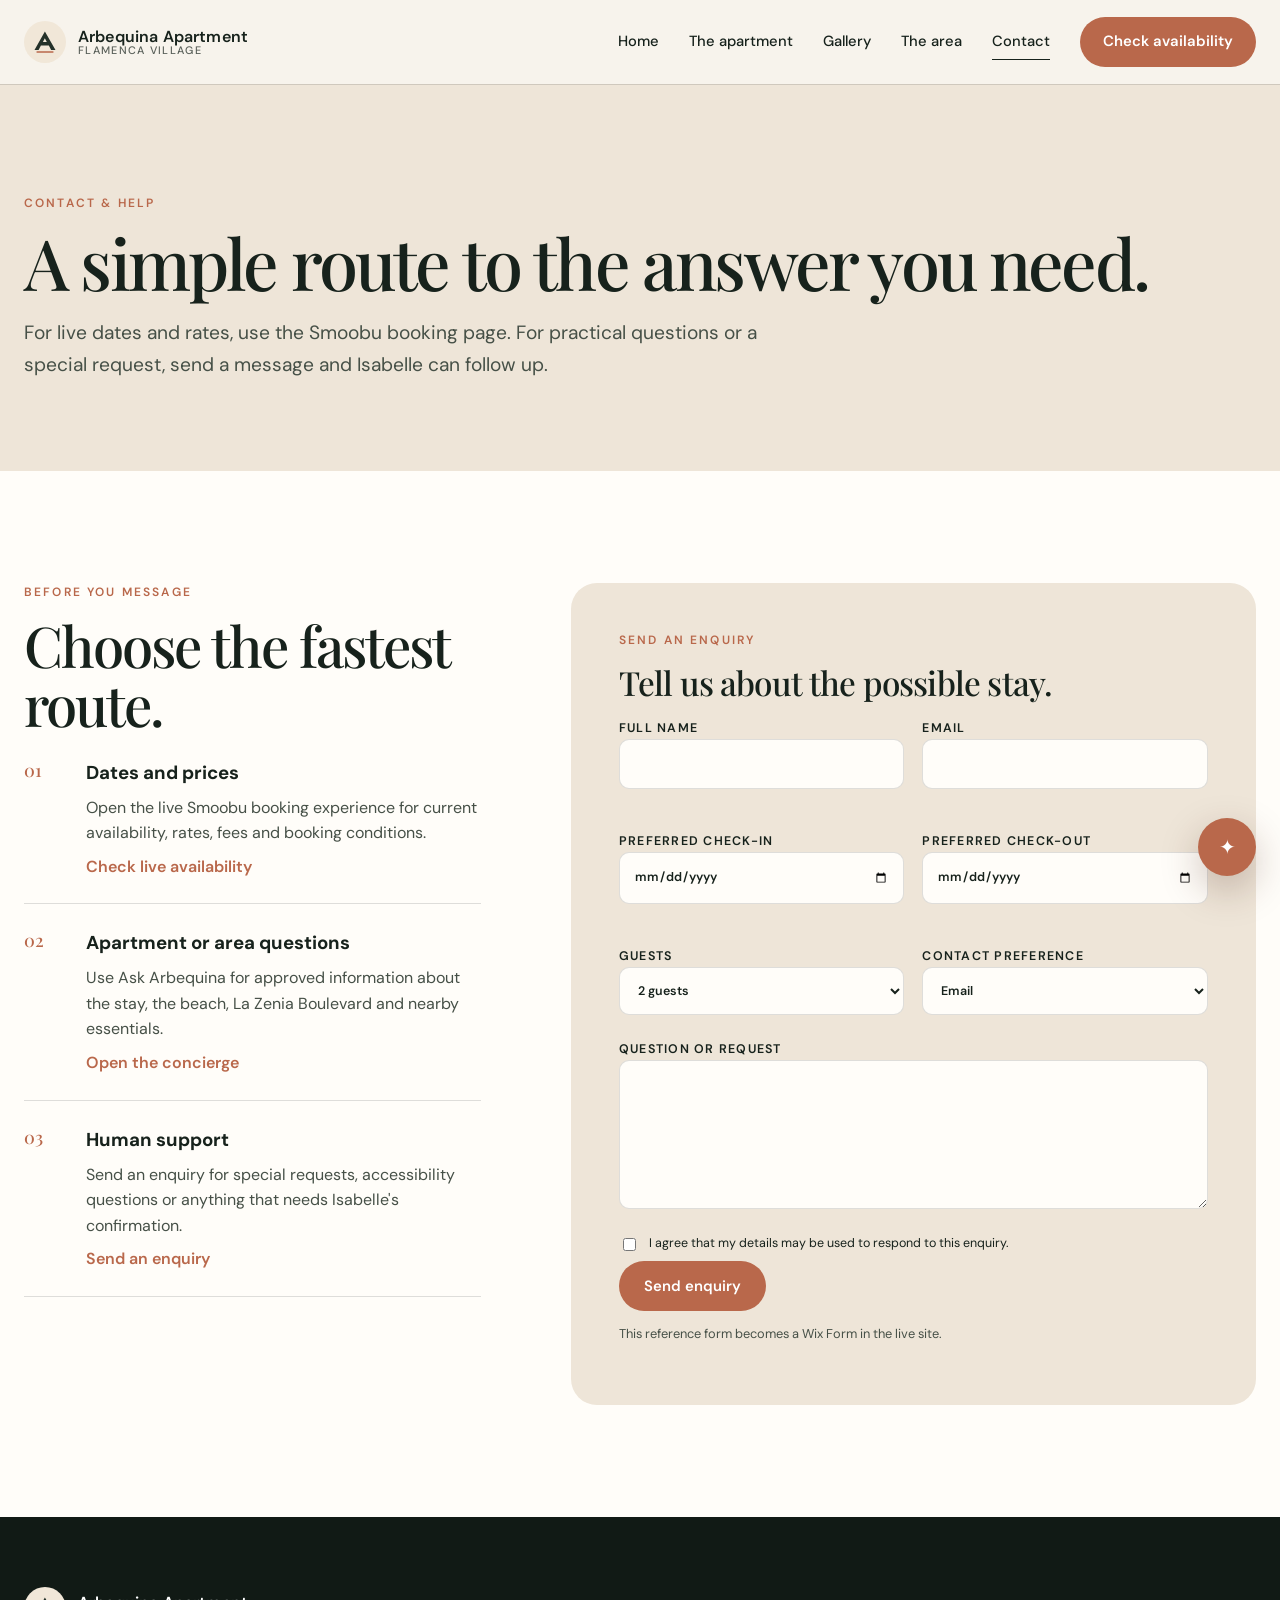
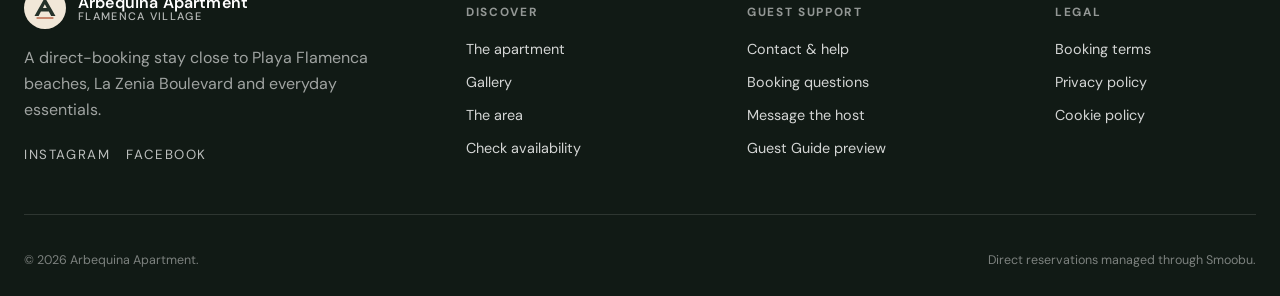
<file: contact.html>
<!DOCTYPE html>
<html lang="en"><head><meta charset="utf-8"/><meta content="width=device-width,initial-scale=1" name="viewport"/><meta content="Contact Arbequina Apartment with questions about a direct stay in Flamenca Village." name="description"/><title>Contact &amp; Help | Arbequina Apartment</title><link href="assets/logo-mark.svg" rel="icon"/><link href="styles.css" rel="stylesheet"/></head><body data-page="contact">
<header class="site-header inner"><div class="container nav-shell"><a class="brand" href="index.html"><img alt="" src="assets/logo-mark.svg"/><span class="brand-copy"><span>Arbequina Apartment</span><small>Flamenca Village</small></span></a><nav aria-label="Main navigation" class="nav-links"><a data-nav="home" href="index.html">Home</a><a data-nav="stay" href="stay.html">The apartment</a><a data-nav="gallery" href="gallery.html">Gallery</a><a data-nav="area" href="area.html">The area</a><a data-nav="contact" href="contact.html">Contact</a><a class="nav-cta" data-nav="book" href="book.html">Check availability</a></nav><button aria-label="Open navigation" class="menu-toggle">☰</button></div></header>
<main class="contact-page"><section class="contact-hero"><div class="container"><p class="eyebrow">Contact &amp; help</p><h1 class="h1-inner">A simple route to the answer you need.</h1><p class="lead">For live dates and rates, use the Smoobu booking page. For practical questions or a special request, send a message and Isabelle can follow up.</p></div></section>
<section class="section section-paper"><div class="container contact-grid"><div class="contact-copy"><p class="eyebrow">Before you message</p><h2 class="heading">Choose the fastest route.</h2><div class="contact-route"><span>01</span><div><h3>Dates and prices</h3><p>Open the live Smoobu booking experience for current availability, rates, fees and booking conditions.</p><a href="book.html">Check live availability</a></div></div><div class="contact-route"><span>02</span><div><h3>Apartment or area questions</h3><p>Use Ask Arbequina for approved information about the stay, the beach, La Zenia Boulevard and nearby essentials.</p><button data-open-chat="" type="button">Open the concierge</button></div></div><div class="contact-route"><span>03</span><div><h3>Human support</h3><p>Send an enquiry for special requests, accessibility questions or anything that needs Isabelle's confirmation.</p><a href="#enquiry">Send an enquiry</a></div></div></div>
<form class="enquiry-card" data-contact-form="" id="enquiry"><p class="eyebrow">Send an enquiry</p><h2 class="subheading">Tell us about the possible stay.</h2><div class="form-grid"><label>Full name<input name="name" required=""/></label><label>Email<input name="email" required="" type="email"/></label><label>Preferred check-in<input name="checkin" type="date"/></label><label>Preferred check-out<input name="checkout" type="date"/></label><label>Guests<select name="guests"><option>1 guest</option><option selected="">2 guests</option><option>3 guests</option><option>4 guests</option><option>5 guests</option><option>6 guests</option></select></label><label>Contact preference<select name="preference"><option>Email</option><option>WhatsApp</option></select></label></div><label>Question or request<textarea name="message" required="" rows="6"></textarea></label><label class="consent"><input required="" type="checkbox"/> I agree that my details may be used to respond to this enquiry.</label><button class="btn btn-primary" type="submit">Send enquiry</button><p class="form-note" data-form-note="">This reference form becomes a Wix Form in the live site.</p></form></div></section></main>
<footer class="site-footer">
<div class="container">
<div class="footer-grid footer-grid-final">
<div>
<a aria-label="Arbequina Apartment home" class="brand" href="index.html"><img alt="" src="assets/logo-mark.svg"/><span class="brand-copy"><span>Arbequina Apartment</span><small>Flamenca Village</small></span></a>
<p>A direct-booking stay close to Playa Flamenca beaches, La Zenia Boulevard and everyday essentials.</p>
<div class="social-links"><a aria-label="Instagram" data-instagram="" href="#">Instagram</a><a aria-label="Facebook" data-facebook="" href="#">Facebook</a></div>
</div>
<div><h4>Discover</h4><div class="footer-links"><a href="stay.html">The apartment</a><a href="gallery.html">Gallery</a><a href="area.html">The area</a><a href="book.html">Check availability</a></div></div>
<div><h4>Guest support</h4><div class="footer-links"><a href="contact.html">Contact &amp; help</a><a href="book.html#faq">Booking questions</a><a data-whatsapp="" href="#">Message the host</a><a href="guest-guide.html">Guest Guide preview</a></div></div>
<div><h4>Legal</h4><div class="footer-links"><a href="terms.html">Booking terms</a><a href="privacy.html">Privacy policy</a><a href="cookies.html">Cookie policy</a></div></div>
</div>
<div class="footer-bottom"><span>© 2026 Arbequina Apartment.</span><span>Direct reservations managed through Smoobu.</span></div>
</div>
</footer><button aria-label="Open concierge" class="chat-launcher">✦</button><aside class="chat-panel"><div class="chat-head"><div><strong>Arbequina Concierge</strong><div class="small" style="color:rgba(255,255,255,.65)">Instant answers · Human handover</div></div><button class="chat-close">×</button></div><div class="chat-body chat-messages"><div class="message bot">How can I help with your stay?</div><div class="quick-questions"><button data-chat="dates">Check dates</button><button data-chat="beach">Beach distance</button><button data-chat="market">Mercadona</button></div></div><form class="chat-form" data-chat-form=""><input placeholder="Ask about the stay"/><button>→</button></form></aside><div class="mobile-booking"><a class="btn btn-primary" href="book.html">Check live availability</a></div><script src="config.js"></script><script src="analytics.js"></script><script src="script.js"></script></body></html>
</file>
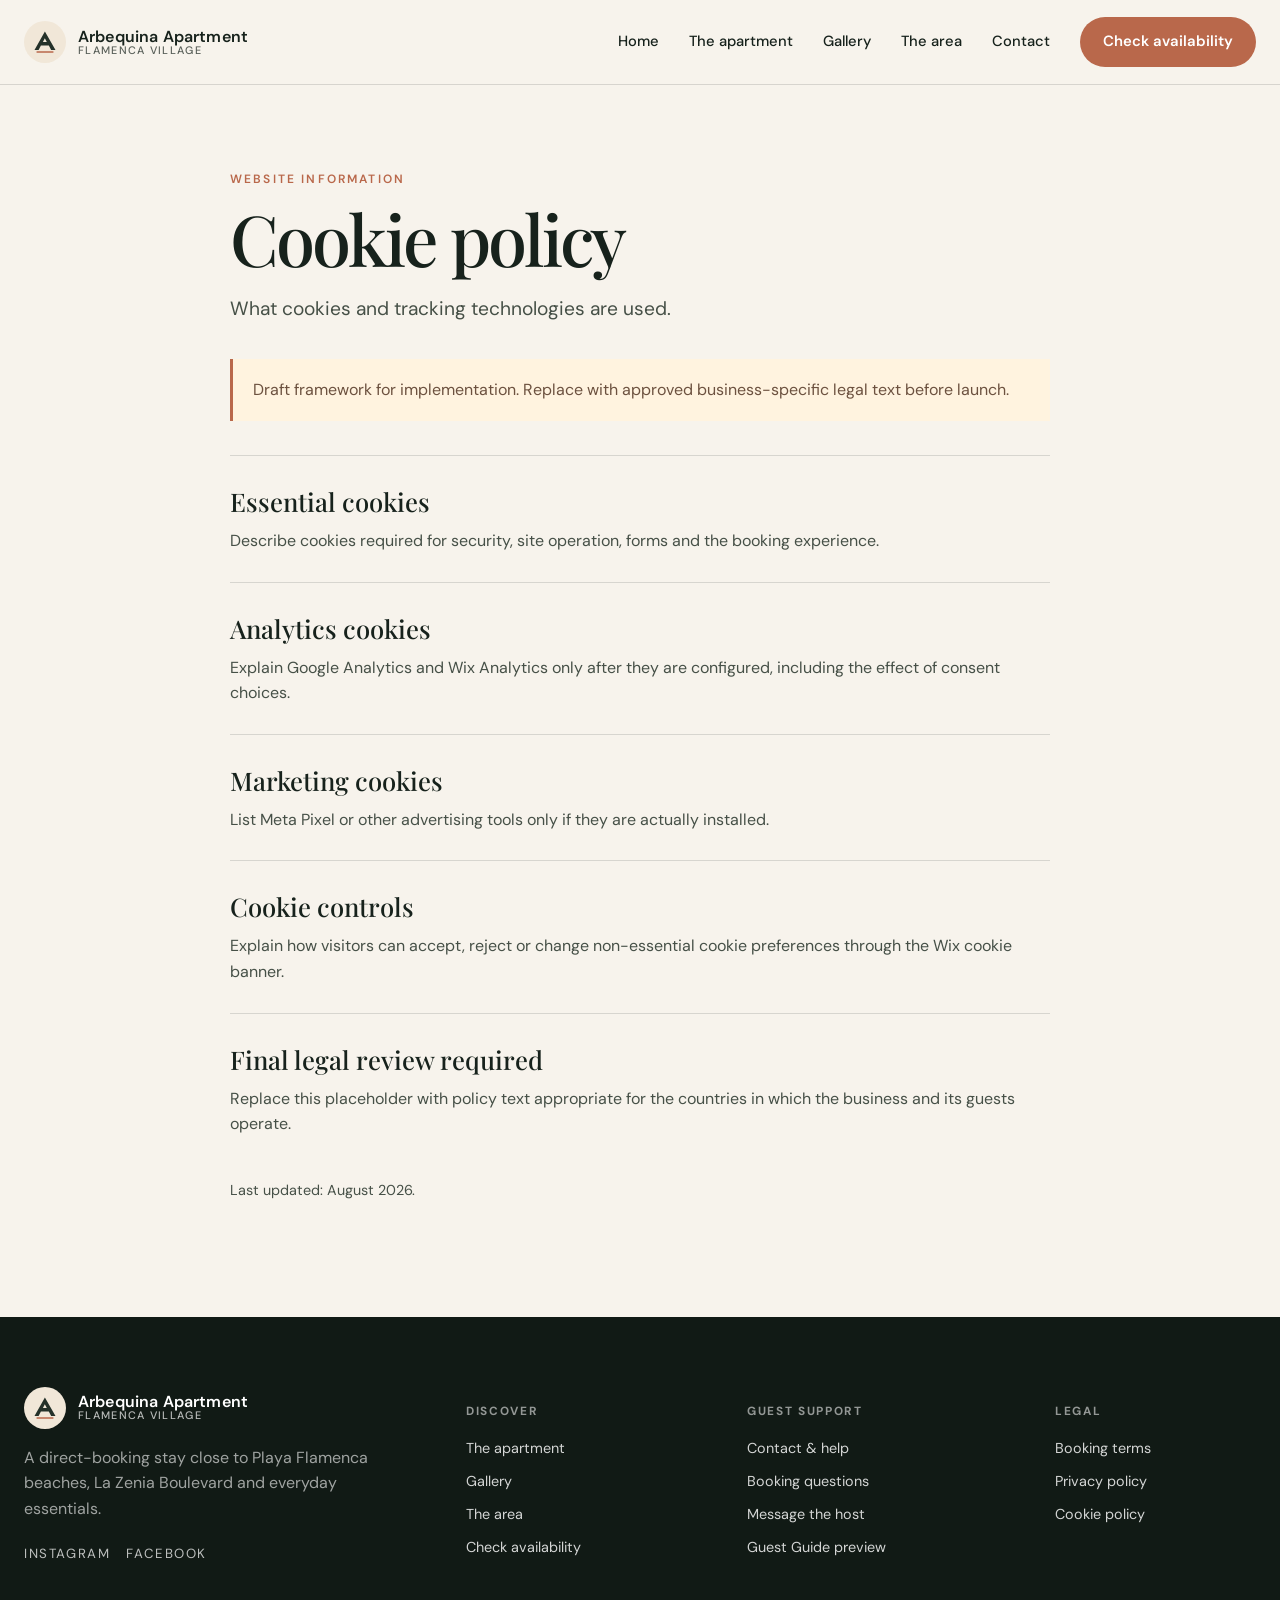
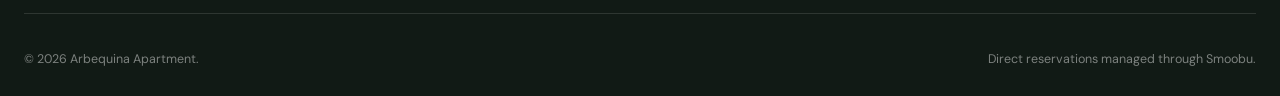
<file: cookies.html>
<!DOCTYPE html>
<html lang="en"><head><meta charset="utf-8"/><meta content="width=device-width,initial-scale=1" name="viewport"/><title>Cookie policy | Arbequina Apartment</title><link href="assets/logo-mark.svg" rel="icon"/><link href="styles.css" rel="stylesheet"/></head><body data-page="legal"><header class="site-header inner"><div class="container nav-shell"><a class="brand" href="index.html"><img alt="" src="assets/logo-mark.svg"/><span class="brand-copy"><span>Arbequina Apartment</span><small>Flamenca Village</small></span></a><nav class="nav-links"><a href="index.html">Home</a><a href="stay.html">The apartment</a><a href="gallery.html">Gallery</a><a href="area.html">The area</a><a href="contact.html">Contact</a><a class="nav-cta" href="book.html">Check availability</a></nav><button class="menu-toggle">☰</button></div></header><main class="legal-page"><div class="narrow"><p class="eyebrow">Website information</p><h1 class="h1-inner">Cookie policy</h1><p class="lead">What cookies and tracking technologies are used.</p><div class="legal-notice">Draft framework for implementation. Replace with approved business-specific legal text before launch.</div><section class="legal-section"><h2>Essential cookies</h2><p>Describe cookies required for security, site operation, forms and the booking experience.</p></section><section class="legal-section"><h2>Analytics cookies</h2><p>Explain Google Analytics and Wix Analytics only after they are configured, including the effect of consent choices.</p></section><section class="legal-section"><h2>Marketing cookies</h2><p>List Meta Pixel or other advertising tools only if they are actually installed.</p></section><section class="legal-section"><h2>Cookie controls</h2><p>Explain how visitors can accept, reject or change non-essential cookie preferences through the Wix cookie banner.</p></section><section class="legal-section"><h2>Final legal review required</h2><p>Replace this placeholder with policy text appropriate for the countries in which the business and its guests operate.</p></section><p class="small">Last updated: August 2026.</p></div></main><footer class="site-footer">
<div class="container">
<div class="footer-grid footer-grid-final">
<div>
<a aria-label="Arbequina Apartment home" class="brand" href="index.html"><img alt="" src="assets/logo-mark.svg"/><span class="brand-copy"><span>Arbequina Apartment</span><small>Flamenca Village</small></span></a>
<p>A direct-booking stay close to Playa Flamenca beaches, La Zenia Boulevard and everyday essentials.</p>
<div class="social-links"><a aria-label="Instagram" data-instagram="" href="#">Instagram</a><a aria-label="Facebook" data-facebook="" href="#">Facebook</a></div>
</div>
<div><h4>Discover</h4><div class="footer-links"><a href="stay.html">The apartment</a><a href="gallery.html">Gallery</a><a href="area.html">The area</a><a href="book.html">Check availability</a></div></div>
<div><h4>Guest support</h4><div class="footer-links"><a href="contact.html">Contact &amp; help</a><a href="book.html#faq">Booking questions</a><a data-whatsapp="" href="#">Message the host</a><a href="guest-guide.html">Guest Guide preview</a></div></div>
<div><h4>Legal</h4><div class="footer-links"><a href="terms.html">Booking terms</a><a href="privacy.html">Privacy policy</a><a href="cookies.html">Cookie policy</a></div></div>
</div>
<div class="footer-bottom"><span>© 2026 Arbequina Apartment.</span><span>Direct reservations managed through Smoobu.</span></div>
</div>
</footer><div class="mobile-booking"><a class="btn btn-primary" href="book.html">Check live availability</a></div><script src="config.js"></script><script src="analytics.js"></script><script src="script.js"></script></body></html>
</file>
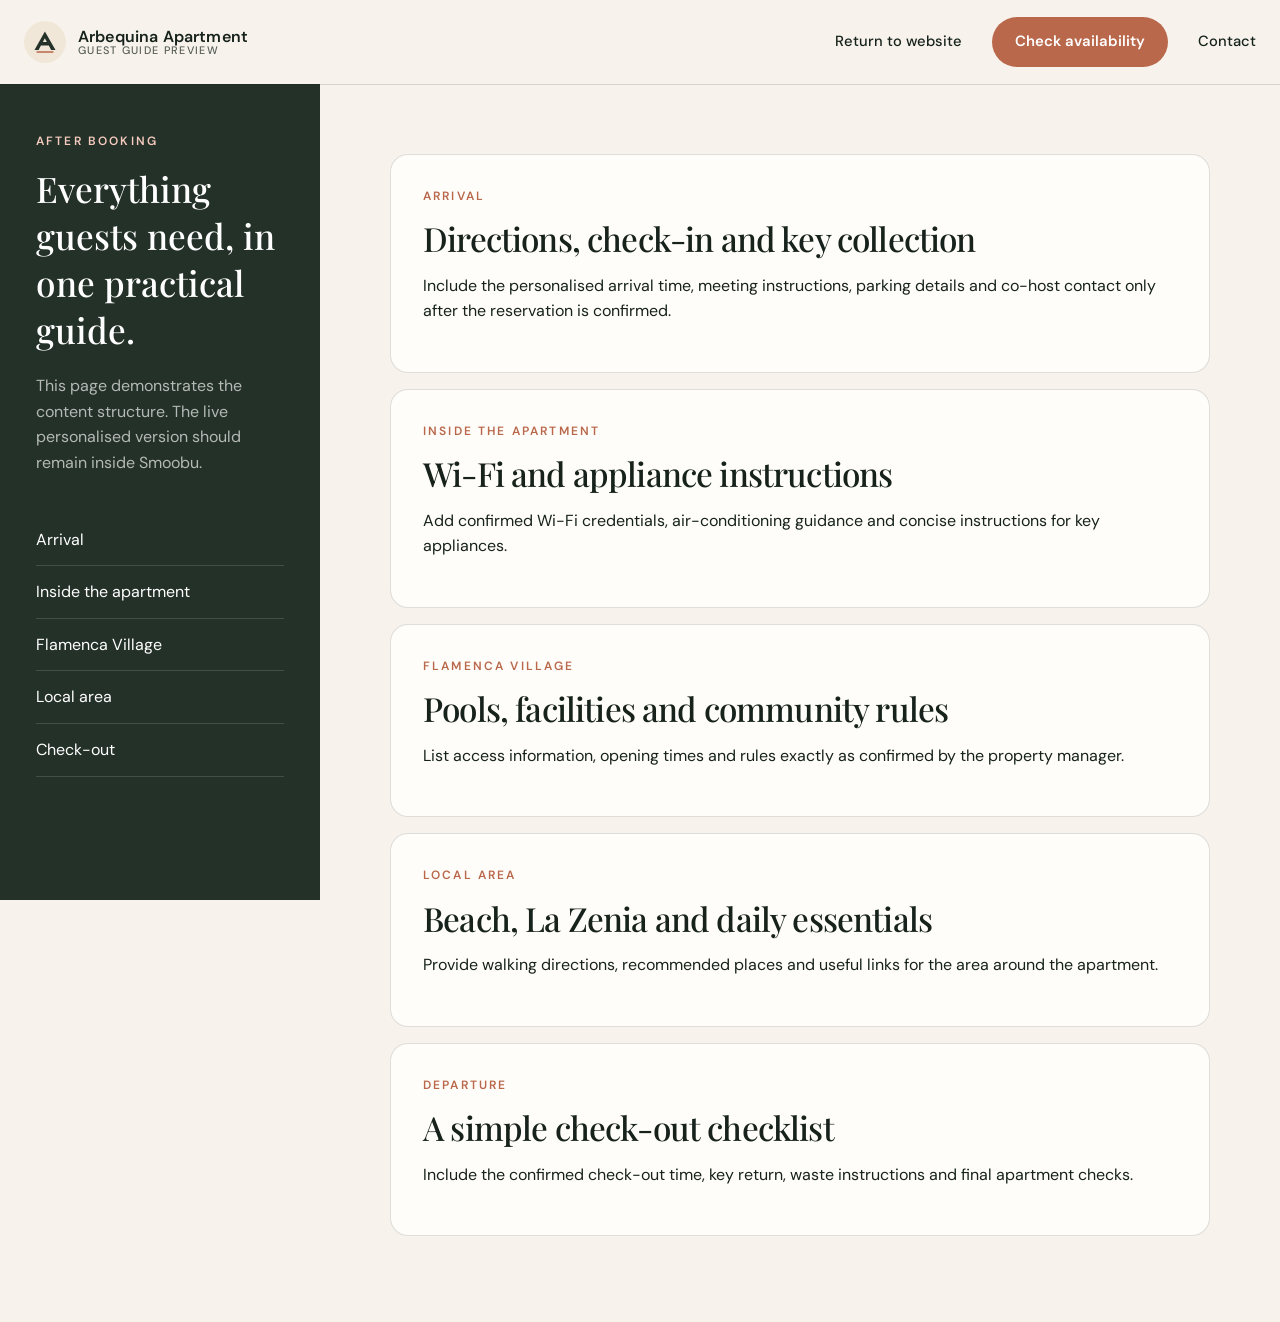
<file: guest-guide.html>
<!DOCTYPE html>

<html lang="en"><head><meta charset="utf-8"/><meta content="width=device-width,initial-scale=1" name="viewport"/><meta content="Preview of the post-booking digital Guest Guide for Arbequina Apartment." name="description"/><title>Guest Guide Preview | Arbequina Apartment</title><link href="assets/logo-mark.svg" rel="icon"/><link href="styles.css" rel="stylesheet"/></head><body data-page="guide">
<header class="site-header inner"><div class="container nav-shell"><a class="brand" href="index.html"><img alt="" src="assets/logo-mark.svg"/><span class="brand-copy"><span>Arbequina Apartment</span><small>Guest Guide preview</small></span></a><nav class="nav-links"><a href="index.html">Return to website</a><a class="nav-cta" href="book.html">Check availability</a><a data-nav="contact" href="contact.html">Contact</a></nav><button class="menu-toggle">☰</button></div></header>
<main class="guide-shell"><aside class="guide-nav"><p class="eyebrow" style="color:#f5cbbd">After booking</p><h1>Everything guests need, in one practical guide.</h1><p>This page demonstrates the content structure. The live personalised version should remain inside Smoobu.</p><nav class="guide-links"><a href="#arrival">Arrival</a><a href="#apartment">Inside the apartment</a><a href="#village">Flamenca Village</a><a href="#area">Local area</a><a href="#checkout">Check-out</a></nav></aside><section class="guide-content"><div class="guide-card" id="arrival"><p class="eyebrow">Arrival</p><h2 class="subheading">Directions, check-in and key collection</h2><p>Include the personalised arrival time, meeting instructions, parking details and co-host contact only after the reservation is confirmed.</p></div><div class="guide-card" id="apartment"><p class="eyebrow">Inside the apartment</p><h2 class="subheading">Wi-Fi and appliance instructions</h2><p>Add confirmed Wi-Fi credentials, air-conditioning guidance and concise instructions for key appliances.</p></div><div class="guide-card" id="village"><p class="eyebrow">Flamenca Village</p><h2 class="subheading">Pools, facilities and community rules</h2><p>List access information, opening times and rules exactly as confirmed by the property manager.</p></div><div class="guide-card" id="area"><p class="eyebrow">Local area</p><h2 class="subheading">Beach, La Zenia and daily essentials</h2><p>Provide walking directions, recommended places and useful links for the area around the apartment.</p></div><div class="guide-card" id="checkout"><p class="eyebrow">Departure</p><h2 class="subheading">A simple check-out checklist</h2><p>Include the confirmed check-out time, key return, waste instructions and final apartment checks.</p></div></section></main><script src="config.js"></script><script src="analytics.js"></script><script src="script.js"></script></body></html>
</file>
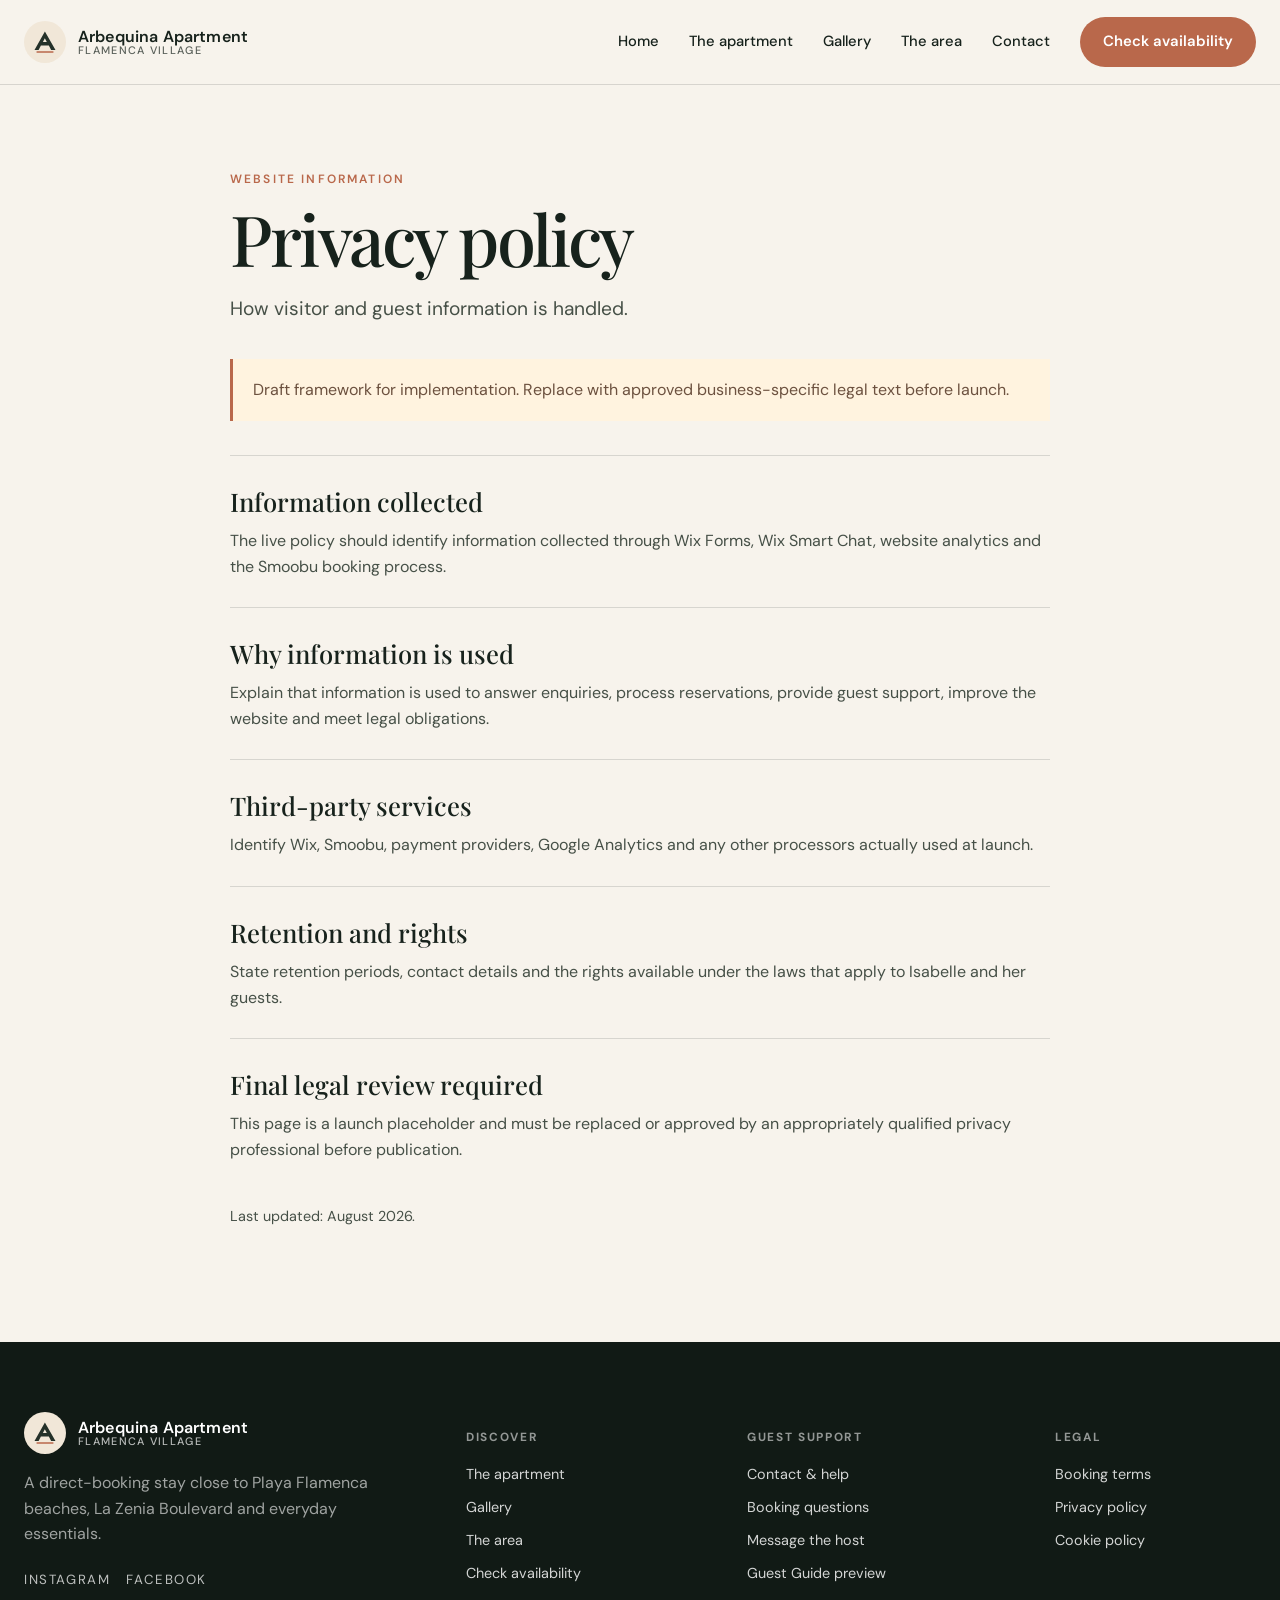
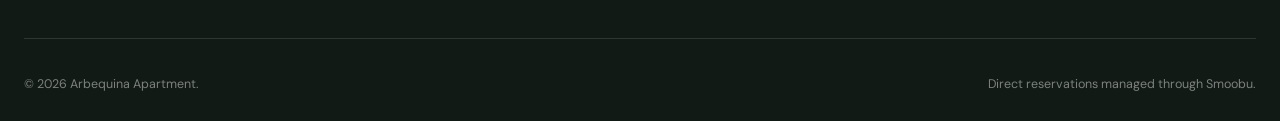
<file: privacy.html>
<!DOCTYPE html>
<html lang="en"><head><meta charset="utf-8"/><meta content="width=device-width,initial-scale=1" name="viewport"/><title>Privacy policy | Arbequina Apartment</title><link href="assets/logo-mark.svg" rel="icon"/><link href="styles.css" rel="stylesheet"/></head><body data-page="legal"><header class="site-header inner"><div class="container nav-shell"><a class="brand" href="index.html"><img alt="" src="assets/logo-mark.svg"/><span class="brand-copy"><span>Arbequina Apartment</span><small>Flamenca Village</small></span></a><nav class="nav-links"><a href="index.html">Home</a><a href="stay.html">The apartment</a><a href="gallery.html">Gallery</a><a href="area.html">The area</a><a href="contact.html">Contact</a><a class="nav-cta" href="book.html">Check availability</a></nav><button class="menu-toggle">☰</button></div></header><main class="legal-page"><div class="narrow"><p class="eyebrow">Website information</p><h1 class="h1-inner">Privacy policy</h1><p class="lead">How visitor and guest information is handled.</p><div class="legal-notice">Draft framework for implementation. Replace with approved business-specific legal text before launch.</div><section class="legal-section"><h2>Information collected</h2><p>The live policy should identify information collected through Wix Forms, Wix Smart Chat, website analytics and the Smoobu booking process.</p></section><section class="legal-section"><h2>Why information is used</h2><p>Explain that information is used to answer enquiries, process reservations, provide guest support, improve the website and meet legal obligations.</p></section><section class="legal-section"><h2>Third-party services</h2><p>Identify Wix, Smoobu, payment providers, Google Analytics and any other processors actually used at launch.</p></section><section class="legal-section"><h2>Retention and rights</h2><p>State retention periods, contact details and the rights available under the laws that apply to Isabelle and her guests.</p></section><section class="legal-section"><h2>Final legal review required</h2><p>This page is a launch placeholder and must be replaced or approved by an appropriately qualified privacy professional before publication.</p></section><p class="small">Last updated: August 2026.</p></div></main><footer class="site-footer">
<div class="container">
<div class="footer-grid footer-grid-final">
<div>
<a aria-label="Arbequina Apartment home" class="brand" href="index.html"><img alt="" src="assets/logo-mark.svg"/><span class="brand-copy"><span>Arbequina Apartment</span><small>Flamenca Village</small></span></a>
<p>A direct-booking stay close to Playa Flamenca beaches, La Zenia Boulevard and everyday essentials.</p>
<div class="social-links"><a aria-label="Instagram" data-instagram="" href="#">Instagram</a><a aria-label="Facebook" data-facebook="" href="#">Facebook</a></div>
</div>
<div><h4>Discover</h4><div class="footer-links"><a href="stay.html">The apartment</a><a href="gallery.html">Gallery</a><a href="area.html">The area</a><a href="book.html">Check availability</a></div></div>
<div><h4>Guest support</h4><div class="footer-links"><a href="contact.html">Contact &amp; help</a><a href="book.html#faq">Booking questions</a><a data-whatsapp="" href="#">Message the host</a><a href="guest-guide.html">Guest Guide preview</a></div></div>
<div><h4>Legal</h4><div class="footer-links"><a href="terms.html">Booking terms</a><a href="privacy.html">Privacy policy</a><a href="cookies.html">Cookie policy</a></div></div>
</div>
<div class="footer-bottom"><span>© 2026 Arbequina Apartment.</span><span>Direct reservations managed through Smoobu.</span></div>
</div>
</footer><div class="mobile-booking"><a class="btn btn-primary" href="book.html">Check live availability</a></div><script src="config.js"></script><script src="analytics.js"></script><script src="script.js"></script></body></html>
</file>
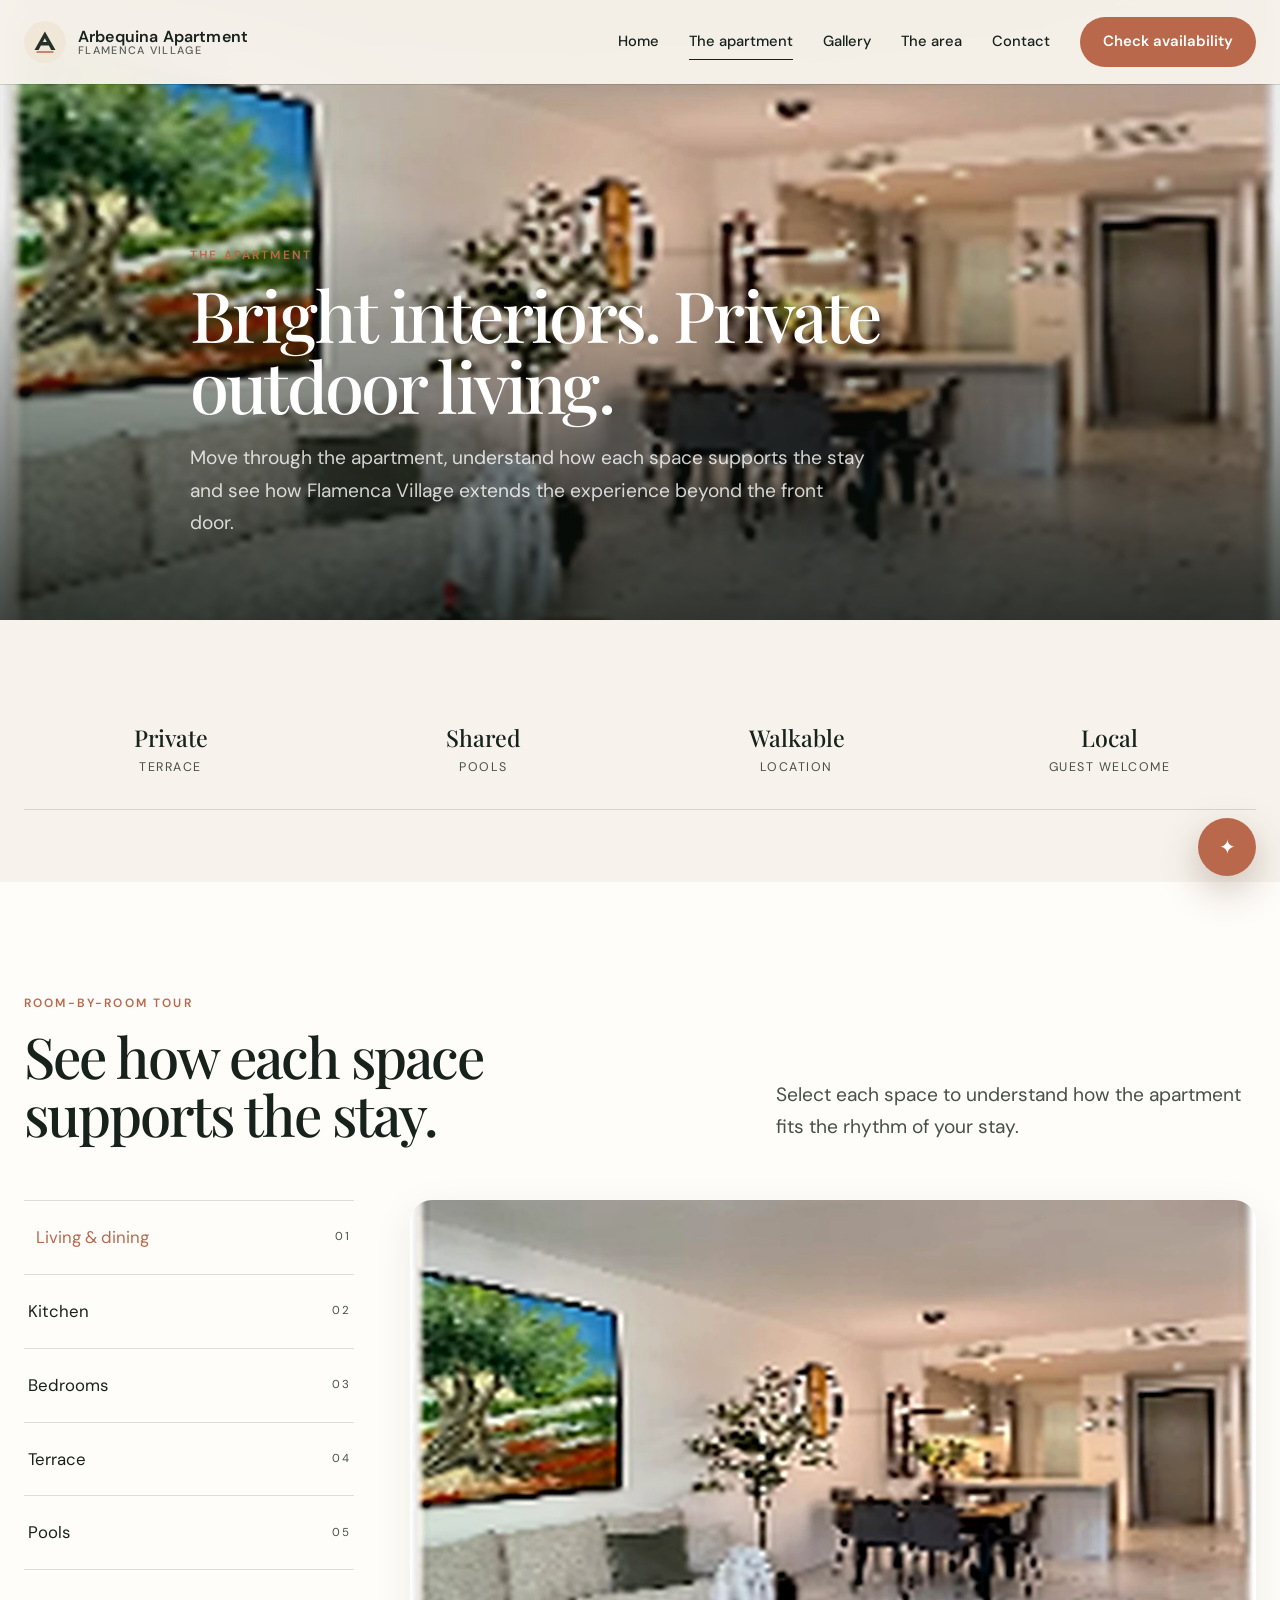
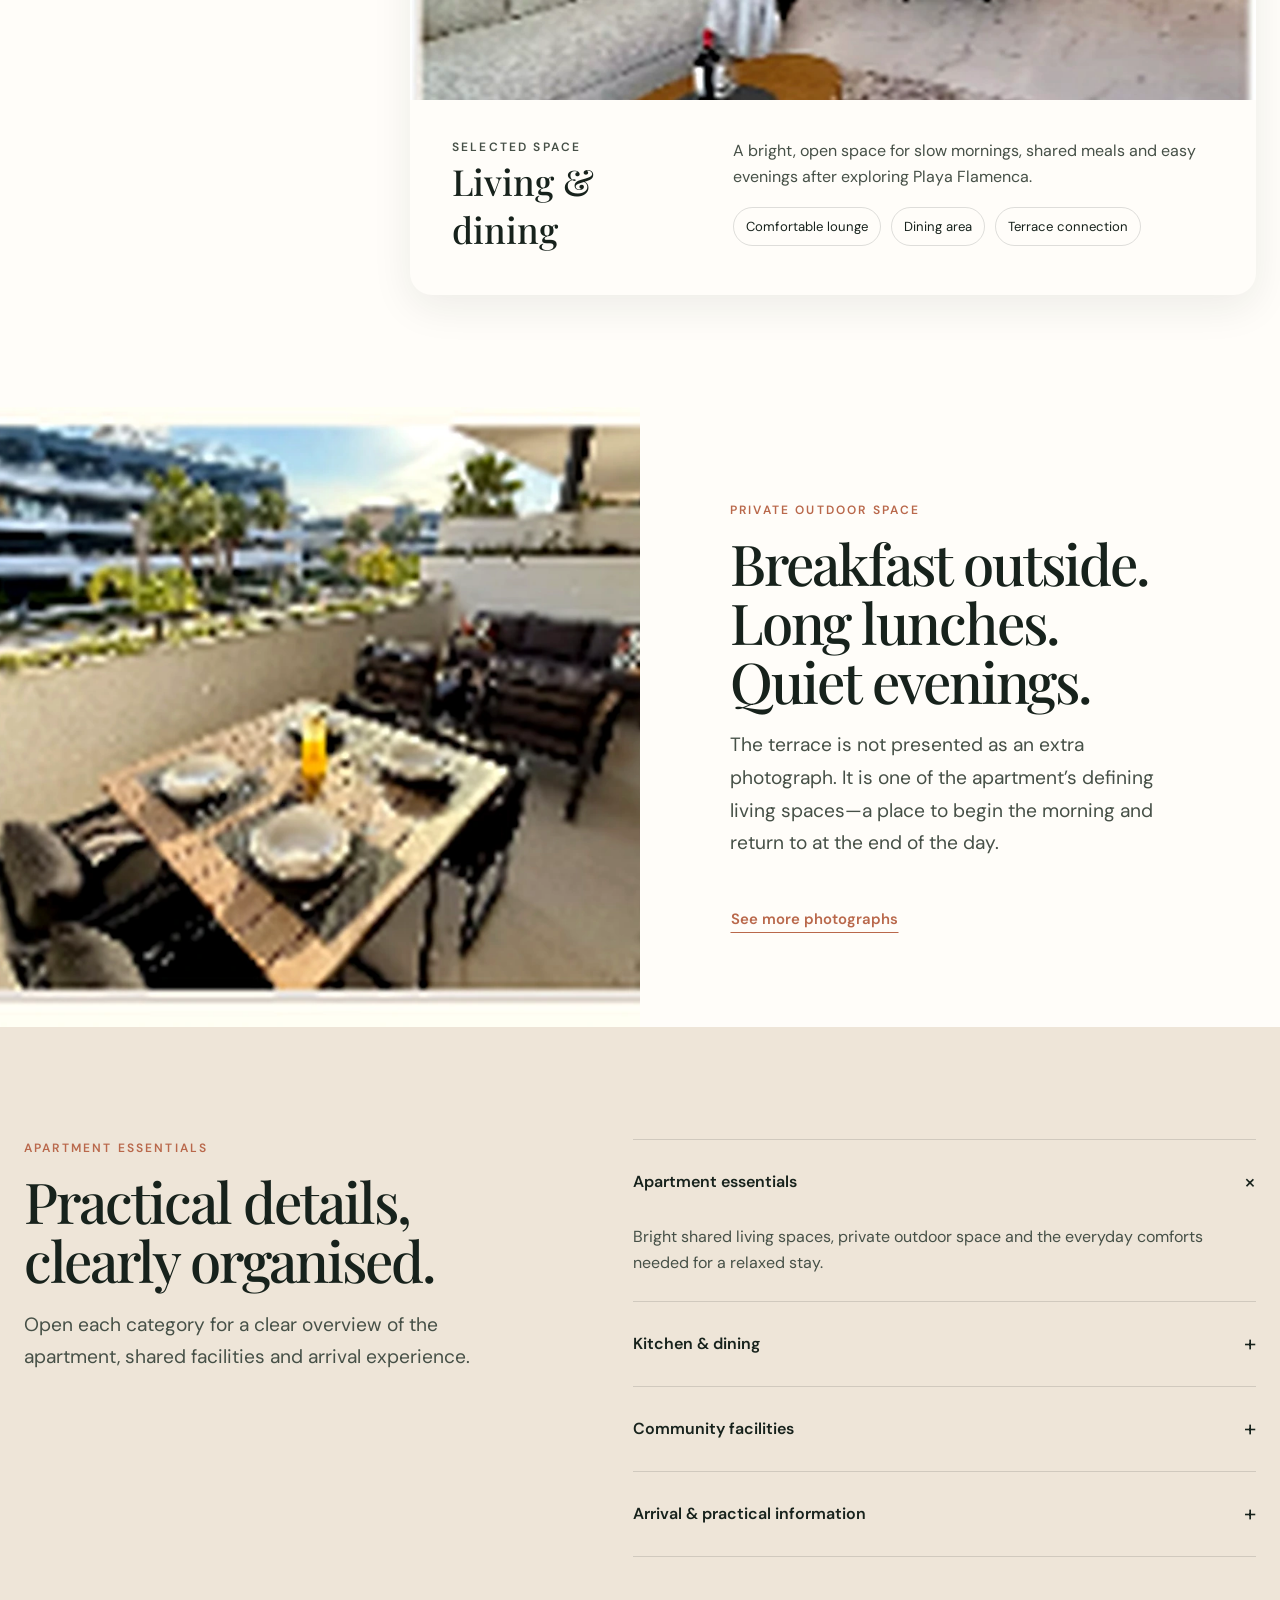
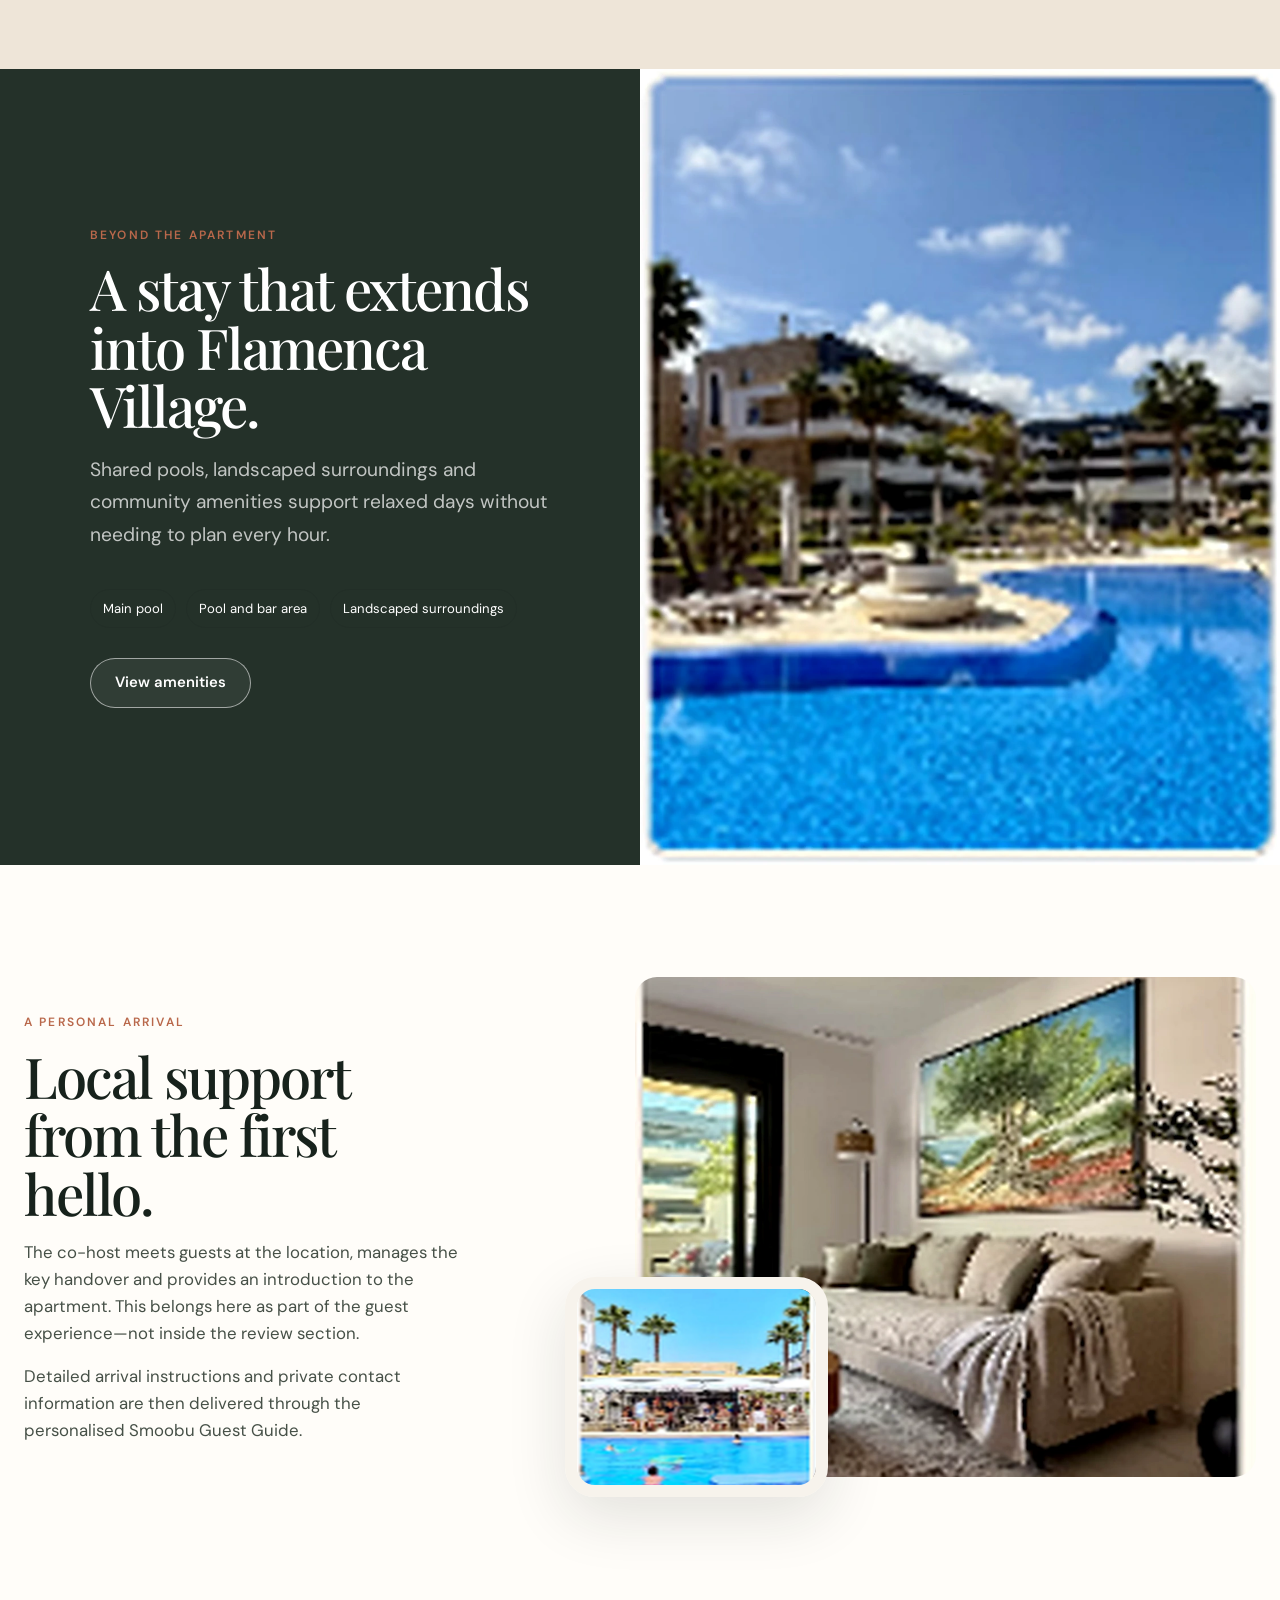
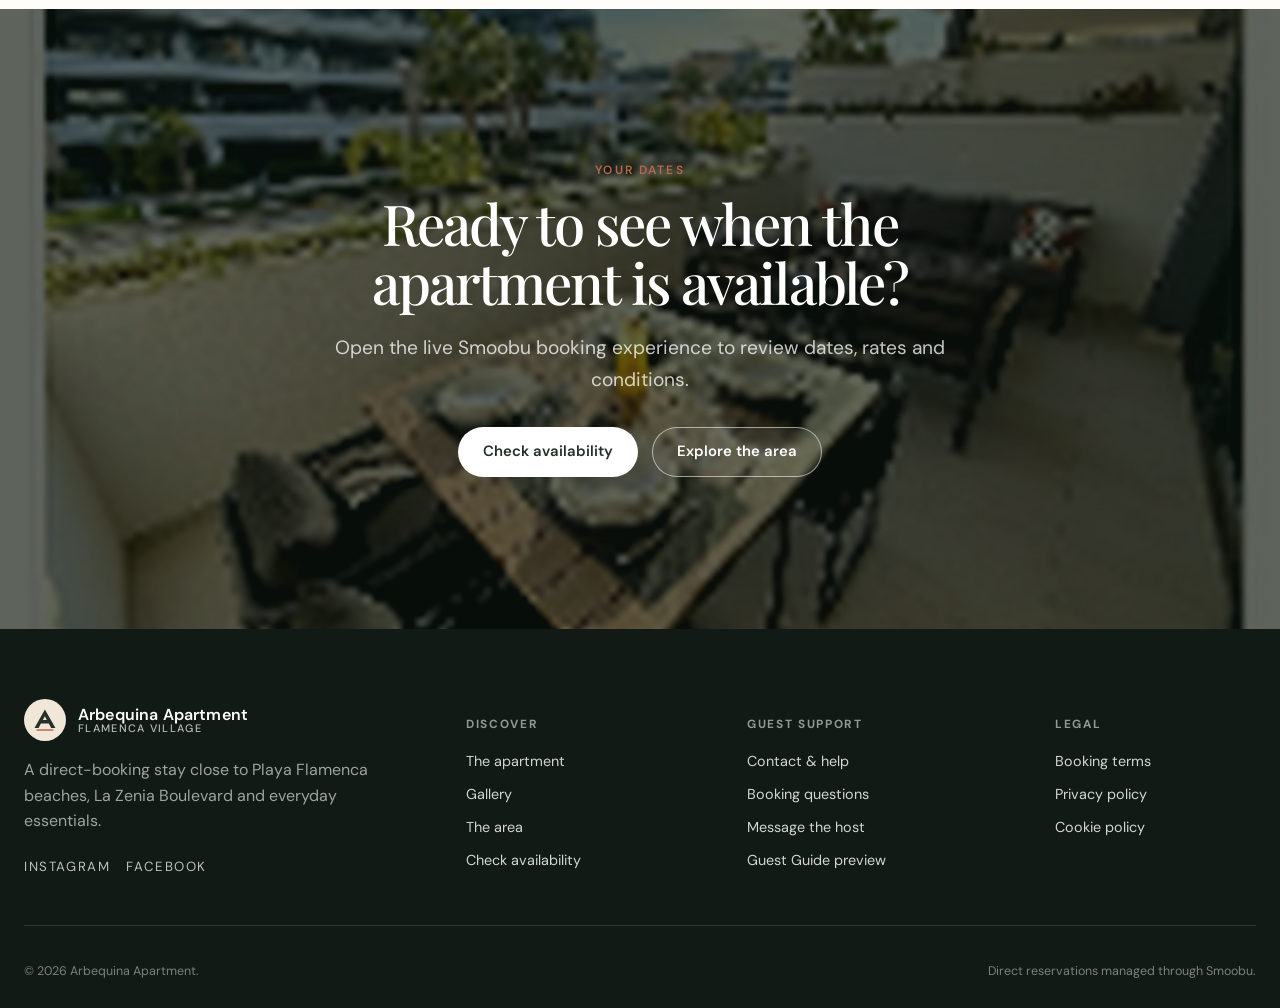
<file: stay.html>
<!DOCTYPE html>

<html lang="en"><head><meta charset="utf-8"/><meta content="width=device-width,initial-scale=1" name="viewport"/><meta content="Tour Arbequina Apartment room by room, explore the private terrace and shared Flamenca Village amenities." name="description"/><title>The Apartment | Arbequina Apartment</title><link href="assets/logo-mark.svg" rel="icon"/><link href="styles.css" rel="stylesheet"/></head><body data-page="stay">
<header class="site-header inner"><div class="container nav-shell"><a class="brand" href="index.html"><img alt="" src="assets/logo-mark.svg"/><span class="brand-copy"><span>Arbequina Apartment</span><small>Flamenca Village</small></span></a><nav class="nav-links"><a data-nav="home" href="index.html">Home</a><a data-nav="stay" href="stay.html">The apartment</a><a data-nav="gallery" href="gallery.html">Gallery</a><a data-nav="area" href="area.html">The area</a><a data-nav="contact" href="contact.html">Contact</a><a class="nav-cta" data-nav="book" href="book.html">Check availability</a></nav><button aria-label="Open navigation" class="menu-toggle">☰</button></div></header>
<main>
<section class="inner-hero"><div class="inner-hero-media"><img alt="Living and dining space inside Arbequina Apartment" src="assets/images/interior-wide.webp"/></div><div class="container inner-hero-content"><p class="eyebrow">The apartment</p><h1 class="h1-inner">Bright interiors. Private outdoor living.</h1><p class="lead">Move through the apartment, understand how each space supports the stay and see how Flamenca Village extends the experience beyond the front door.</p></div></section>
<section class="section-sm"><div class="container facts-row"><div class="fact"><strong>Private</strong><span>Terrace</span></div><div class="fact"><strong>Shared</strong><span>Pools</span></div><div class="fact"><strong>Walkable</strong><span>Location</span></div><div class="fact"><strong>Local</strong><span>Guest welcome</span></div></div></section>
<section class="section section-paper"><div class="container"><div class="section-head"><div><p class="eyebrow">Room-by-room tour</p><h2 class="heading">See how each space supports the stay.</h2></div><p class="lead">Select each space to understand how the apartment fits the rhythm of your stay.</p></div><div class="tour-shell"><div class="tour-nav" role="tablist"><button class="tour-tab active" data-room="living"><span>Living &amp; dining</span><span>01</span></button><button class="tour-tab" data-room="kitchen"><span>Kitchen</span><span>02</span></button><button class="tour-tab" data-room="bedroom"><span>Bedrooms</span><span>03</span></button><button class="tour-tab" data-room="terrace"><span>Terrace</span><span>04</span></button><button class="tour-tab" data-room="pools"><span>Pools</span><span>05</span></button></div><div class="tour-stage"><div class="tour-image"><img alt="Living and dining space" data-tour-image="" src="assets/images/interior-wide.webp"/></div><div class="tour-details"><div><p class="eyebrow">Selected space</p><h3 data-tour-title="">Living &amp; dining</h3></div><div><p data-tour-copy="">A bright, open space for slow mornings, shared meals and easy evenings after exploring Playa Flamenca.</p><ul class="feature-list" data-tour-features=""><li>Comfortable lounge</li><li>Dining area</li><li>Terrace connection</li></ul></div></div></div></div></div></section>
<section class="split-feature" id="terrace"><div class="split-media"><img alt="Private terrace with dining and lounge seating" src="assets/images/patio.webp"/></div><div class="split-copy"><p class="eyebrow">Private outdoor space</p><h2 class="heading">Breakfast outside. Long lunches. Quiet evenings.</h2><p class="lead">The terrace is not presented as an extra photograph. It is one of the apartment’s defining living spaces—a place to begin the morning and return to at the end of the day.</p><div class="btn-row" style="margin-top:28px"><a class="btn btn-text" href="gallery.html">See more photographs</a></div></div></section>
<section class="section section-sand"><div class="container direct-grid"><div><p class="eyebrow">Apartment essentials</p><h2 class="heading">Practical details, clearly organised.</h2><p class="lead">Open each category for a clear overview of the apartment, shared facilities and arrival experience.</p></div><div class="accordion"><div class="accordion-item open"><button aria-expanded="true" class="accordion-trigger"><span>Apartment essentials</span><span>+</span></button><div class="accordion-panel">Bright shared living spaces, private outdoor space and the everyday comforts needed for a relaxed stay.</div></div><div class="accordion-item"><button aria-expanded="false" class="accordion-trigger"><span>Kitchen &amp; dining</span><span>+</span></button><div class="accordion-panel">A practical kitchen and dining connection for breakfast, groceries and simple meals at home.</div></div><div class="accordion-item"><button aria-expanded="false" class="accordion-trigger"><span>Community facilities</span><span>+</span></button><div class="accordion-panel">Shared pools, landscaped surroundings and community spaces within Flamenca Village.</div></div><div class="accordion-item"><button aria-expanded="false" class="accordion-trigger"><span>Arrival &amp; practical information</span><span>+</span></button><div class="accordion-panel">Local key handover, an apartment introduction and practical arrival information before the stay.</div></div></div></div></section>
<section class="split-feature reverse"><div class="split-media"><img alt="Main swimming pool at Flamenca Village" src="assets/images/pool-main.webp"/></div><div class="split-copy" style="background:var(--forest);color:white"><p class="eyebrow">Beyond the apartment</p><h2 class="heading">A stay that extends into Flamenca Village.</h2><p class="lead" style="color:rgba(255,255,255,.72)">Shared pools, landscaped surroundings and community amenities support relaxed days without needing to plan every hour.</p><div class="feature-list"><li>Main pool</li><li>Pool and bar area</li><li>Landscaped surroundings</li></div><div class="btn-row" style="margin-top:30px"><a class="btn btn-outline-light" href="gallery.html">View amenities</a></div></div></section>
<section class="section section-paper"><div class="container editorial"><div class="editorial-copy"><p class="eyebrow">A personal arrival</p><h2 class="heading">Local support from the first hello.</h2><p>The co-host meets guests at the location, manages the key handover and provides an introduction to the apartment. This belongs here as part of the guest experience—not inside the review section.</p><p>Detailed arrival instructions and private contact information are then delivered through the personalised Smoobu Guest Guide.</p></div><div class="editorial-media" style="min-height:520px"><div class="main-photo" style="width:90%;height:500px"><img alt="Comfortable living area" src="assets/images/living-room.webp"/></div><div class="small-photo" style="width:38%;height:220px"><img alt="Flamenca Village pool and bar" src="assets/images/pool-bar.webp"/></div></div></div></section>
<section class="image-cta"><img alt="Private terrace" src="assets/images/patio.webp"/><div class="image-cta-content"><p class="eyebrow">Your dates</p><h2 class="heading">Ready to see when the apartment is available?</h2><p class="lead">Open the live Smoobu booking experience to review dates, rates and conditions.</p><div class="btn-row" style="justify-content:center"><a class="btn btn-light" href="book.html">Check availability</a><a class="btn btn-outline-light" href="area.html">Explore the area</a></div></div></section>
</main>
<footer class="site-footer">
<div class="container">
<div class="footer-grid footer-grid-final">
<div>
<a aria-label="Arbequina Apartment home" class="brand" href="index.html"><img alt="" src="assets/logo-mark.svg"/><span class="brand-copy"><span>Arbequina Apartment</span><small>Flamenca Village</small></span></a>
<p>A direct-booking stay close to Playa Flamenca beaches, La Zenia Boulevard and everyday essentials.</p>
<div class="social-links"><a aria-label="Instagram" data-instagram="" href="#">Instagram</a><a aria-label="Facebook" data-facebook="" href="#">Facebook</a></div>
</div>
<div><h4>Discover</h4><div class="footer-links"><a href="stay.html">The apartment</a><a href="gallery.html">Gallery</a><a href="area.html">The area</a><a href="book.html">Check availability</a></div></div>
<div><h4>Guest support</h4><div class="footer-links"><a href="contact.html">Contact &amp; help</a><a href="book.html#faq">Booking questions</a><a data-whatsapp="" href="#">Message the host</a><a href="guest-guide.html">Guest Guide preview</a></div></div>
<div><h4>Legal</h4><div class="footer-links"><a href="terms.html">Booking terms</a><a href="privacy.html">Privacy policy</a><a href="cookies.html">Cookie policy</a></div></div>
</div>
<div class="footer-bottom"><span>© 2026 Arbequina Apartment.</span><span>Direct reservations managed through Smoobu.</span></div>
</div>
</footer>
<button aria-label="Open concierge" class="chat-launcher">✦</button><aside class="chat-panel"><div class="chat-head"><div><strong>Arbequina Concierge</strong><div class="small" style="color:rgba(255,255,255,.65)">Instant answers · Human handover</div></div><button class="chat-close">×</button></div><div class="chat-body chat-messages"><div class="message bot">What would you like to know about the apartment?</div><div class="quick-questions"><button data-chat="dates">Check dates</button><button data-chat="beach">Beach distance</button><button data-chat="family">Family suitability</button></div></div><form class="chat-form" data-chat-form=""><input placeholder="Ask about the stay"/><button>→</button></form></aside><div class="mobile-booking"><a class="btn btn-primary" href="book.html">Check live availability</a></div><script src="config.js"></script><script src="analytics.js"></script><script src="script.js"></script></body></html>
</file>
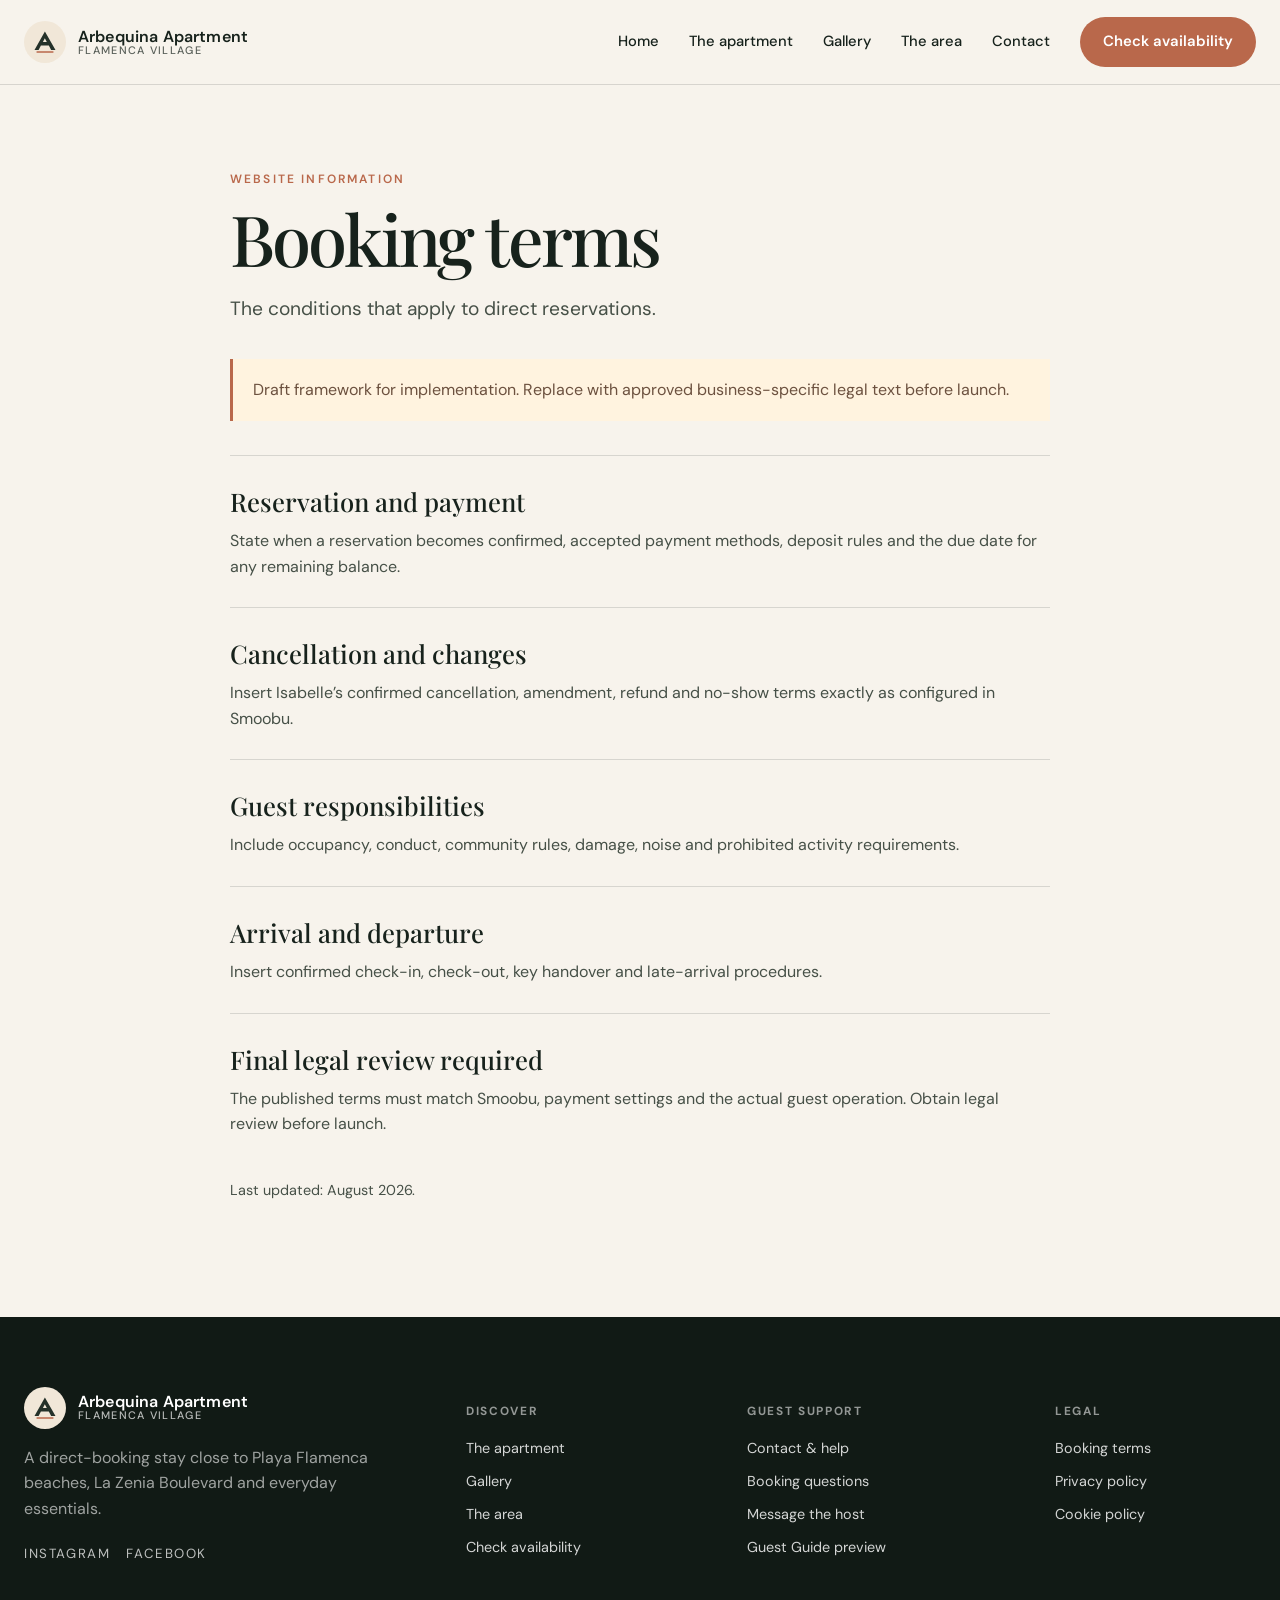
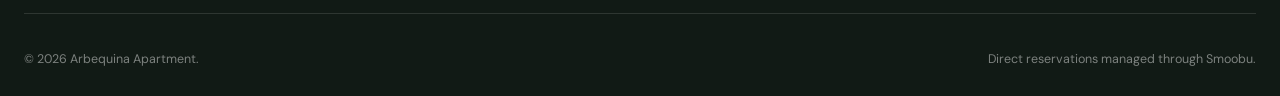
<file: terms.html>
<!DOCTYPE html>
<html lang="en"><head><meta charset="utf-8"/><meta content="width=device-width,initial-scale=1" name="viewport"/><title>Booking terms | Arbequina Apartment</title><link href="assets/logo-mark.svg" rel="icon"/><link href="styles.css" rel="stylesheet"/></head><body data-page="legal"><header class="site-header inner"><div class="container nav-shell"><a class="brand" href="index.html"><img alt="" src="assets/logo-mark.svg"/><span class="brand-copy"><span>Arbequina Apartment</span><small>Flamenca Village</small></span></a><nav class="nav-links"><a href="index.html">Home</a><a href="stay.html">The apartment</a><a href="gallery.html">Gallery</a><a href="area.html">The area</a><a href="contact.html">Contact</a><a class="nav-cta" href="book.html">Check availability</a></nav><button class="menu-toggle">☰</button></div></header><main class="legal-page"><div class="narrow"><p class="eyebrow">Website information</p><h1 class="h1-inner">Booking terms</h1><p class="lead">The conditions that apply to direct reservations.</p><div class="legal-notice">Draft framework for implementation. Replace with approved business-specific legal text before launch.</div><section class="legal-section"><h2>Reservation and payment</h2><p>State when a reservation becomes confirmed, accepted payment methods, deposit rules and the due date for any remaining balance.</p></section><section class="legal-section"><h2>Cancellation and changes</h2><p>Insert Isabelle’s confirmed cancellation, amendment, refund and no-show terms exactly as configured in Smoobu.</p></section><section class="legal-section"><h2>Guest responsibilities</h2><p>Include occupancy, conduct, community rules, damage, noise and prohibited activity requirements.</p></section><section class="legal-section"><h2>Arrival and departure</h2><p>Insert confirmed check-in, check-out, key handover and late-arrival procedures.</p></section><section class="legal-section"><h2>Final legal review required</h2><p>The published terms must match Smoobu, payment settings and the actual guest operation. Obtain legal review before launch.</p></section><p class="small">Last updated: August 2026.</p></div></main><footer class="site-footer">
<div class="container">
<div class="footer-grid footer-grid-final">
<div>
<a aria-label="Arbequina Apartment home" class="brand" href="index.html"><img alt="" src="assets/logo-mark.svg"/><span class="brand-copy"><span>Arbequina Apartment</span><small>Flamenca Village</small></span></a>
<p>A direct-booking stay close to Playa Flamenca beaches, La Zenia Boulevard and everyday essentials.</p>
<div class="social-links"><a aria-label="Instagram" data-instagram="" href="#">Instagram</a><a aria-label="Facebook" data-facebook="" href="#">Facebook</a></div>
</div>
<div><h4>Discover</h4><div class="footer-links"><a href="stay.html">The apartment</a><a href="gallery.html">Gallery</a><a href="area.html">The area</a><a href="book.html">Check availability</a></div></div>
<div><h4>Guest support</h4><div class="footer-links"><a href="contact.html">Contact &amp; help</a><a href="book.html#faq">Booking questions</a><a data-whatsapp="" href="#">Message the host</a><a href="guest-guide.html">Guest Guide preview</a></div></div>
<div><h4>Legal</h4><div class="footer-links"><a href="terms.html">Booking terms</a><a href="privacy.html">Privacy policy</a><a href="cookies.html">Cookie policy</a></div></div>
</div>
<div class="footer-bottom"><span>© 2026 Arbequina Apartment.</span><span>Direct reservations managed through Smoobu.</span></div>
</div>
</footer><div class="mobile-booking"><a class="btn btn-primary" href="book.html">Check live availability</a></div><script src="config.js"></script><script src="analytics.js"></script><script src="script.js"></script></body></html>
</file>
<file: styles.css>
@import url('https://fonts.googleapis.com/css2?family=DM+Sans:wght@400;500;600&family=Playfair+Display:ital,wght@0,500;0,600;1,500&display=swap');

:root {
  --ink:#17221c;
  --ink-soft:#465047;
  --forest:#243129;
  --forest-2:#31443a;
  --cream:#f7f3ec;
  --paper:#fffdf9;
  --sand:#eee5d8;
  --terracotta:#b9684b;
  --terracotta-dark:#98513b;
  --line:rgba(23,34,28,.14);
  --white:#fff;
  --shadow:0 20px 60px rgba(26,35,28,.12);
  --radius:22px;
  --container:1240px;
  --serif:"Playfair Display", Georgia, serif;
  --sans:"DM Sans", Arial, sans-serif;
}
*{box-sizing:border-box}
html{scroll-behavior:smooth}
body{margin:0;background:var(--cream);color:var(--ink);font-family:var(--sans);line-height:1.6;-webkit-font-smoothing:antialiased}
img{display:block;width:100%;height:auto}
a{color:inherit;text-decoration:none}
button,input,select,textarea{font:inherit}
button{cursor:pointer}
.container{width:min(var(--container),calc(100% - 48px));margin-inline:auto}
.narrow{width:min(820px,calc(100% - 48px));margin-inline:auto}
.eyebrow{margin:0 0 14px;text-transform:uppercase;letter-spacing:.18em;font-size:.75rem;font-weight:600;color:var(--terracotta)}
.display{font:500 clamp(3rem,7vw,6.7rem)/.96 var(--serif);letter-spacing:-.045em;margin:0}
.h1-inner{font:500 clamp(2.8rem,5.5vw,5.7rem)/1 var(--serif);letter-spacing:-.04em;margin:0}
.heading{font:500 clamp(2.25rem,4.4vw,4.7rem)/1.04 var(--serif);letter-spacing:-.035em;margin:0}
.subheading{font:500 clamp(1.7rem,2.6vw,2.7rem)/1.1 var(--serif);letter-spacing:-.025em;margin:0}
.lead{font-size:clamp(1.04rem,1.5vw,1.25rem);line-height:1.7;color:var(--ink-soft);max-width:680px}
.small{font-size:.9rem;color:var(--ink-soft)}
.section{padding:112px 0}
.section-sm{padding:72px 0}
.section-paper{background:var(--paper)}
.section-sand{background:var(--sand)}
.section-forest{background:var(--forest);color:var(--white)}
.section-head{display:grid;grid-template-columns:minmax(0,1fr) minmax(300px,480px);gap:80px;align-items:end;margin-bottom:56px}
.section-head .lead{margin:0}

/* Header */
.site-header{position:fixed;inset:0 0 auto;z-index:50;height:84px;color:#fff;transition:.25s ease}
.site-header.scrolled,.site-header.inner{background:rgba(247,243,236,.96);color:var(--ink);box-shadow:0 1px 0 var(--line);backdrop-filter:blur(16px)}
.nav-shell{height:84px;display:flex;align-items:center;justify-content:space-between;gap:32px}
.brand{display:flex;align-items:center;gap:12px;font-weight:600;letter-spacing:.01em}
.brand img{width:42px;height:42px}
.brand-copy{display:flex;flex-direction:column;line-height:1.08}
.brand-copy small{font-size:.68rem;font-weight:500;letter-spacing:.12em;text-transform:uppercase;opacity:.7}
.nav-links{display:flex;align-items:center;gap:30px;font-size:.92rem;font-weight:500}
.nav-links a:not(.nav-cta){position:relative;padding:10px 0}
.nav-links a:not(.nav-cta)::after{content:"";position:absolute;left:0;right:100%;bottom:4px;height:1px;background:currentColor;transition:.2s}
.nav-links a:hover::after,.nav-links a.active::after{right:0}
.nav-cta,.btn{display:inline-flex;align-items:center;justify-content:center;gap:10px;border-radius:999px;min-height:50px;padding:0 24px;border:1px solid transparent;font-weight:600;font-size:.93rem;transition:.2s ease}
.nav-cta{background:var(--terracotta);color:#fff;padding:0 22px}
.nav-cta:hover,.btn-primary:hover{background:var(--terracotta-dark);transform:translateY(-1px)}
.menu-toggle{display:none;width:44px;height:44px;border:1px solid currentColor;border-radius:50%;background:transparent;color:inherit;font-size:1.15rem}

/* Buttons */
.btn-row{display:flex;flex-wrap:wrap;gap:14px;align-items:center}
.btn-primary{background:var(--terracotta);color:#fff}
.btn-forest{background:var(--forest);color:#fff}
.btn-light{background:#fff;color:var(--forest)}
.btn-outline-light{border-color:rgba(255,255,255,.55);color:#fff;background:rgba(255,255,255,.06)}
.btn-outline{border-color:var(--line);background:transparent;color:var(--ink)}
.btn-text{padding:0;min-height:auto;border-radius:0;color:var(--terracotta);border-bottom:1px solid currentColor}

/* Home hero */
.hero{position:relative;min-height:830px;color:#fff;display:flex;align-items:flex-end;overflow:hidden;background:var(--forest)}
.hero-media,.inner-hero-media{position:absolute;inset:0}
.hero-media img,.inner-hero-media img{width:100%;height:100%;object-fit:cover}
.hero-media::after{content:"";position:absolute;inset:0;background:linear-gradient(90deg,rgba(10,18,13,.83) 0%,rgba(10,18,13,.44) 52%,rgba(10,18,13,.12) 100%),linear-gradient(0deg,rgba(9,15,11,.58) 0%,transparent 46%)}
.hero-inner{position:relative;z-index:2;padding:190px 0 150px}
.hero-copy{max-width:850px}
.hero-copy .lead{color:rgba(255,255,255,.82);max-width:660px;margin:26px 0 34px}
.hero-copy .eyebrow{color:#f5cbbd}
.hero-note{display:flex;gap:18px;align-items:center;margin-top:26px;font-size:.84rem;color:rgba(255,255,255,.72)}
.hero-note span{display:flex;align-items:center;gap:8px}
.hero-note i{width:6px;height:6px;background:#f5cbbd;border-radius:50%}

.booking-dock{position:relative;z-index:10;margin-top:-62px}
.booking-card{background:var(--paper);box-shadow:var(--shadow);border-radius:18px;padding:20px;display:grid;grid-template-columns:1fr 1fr .8fr auto;align-items:end;gap:12px}
.booking-field{padding:0 16px;border-right:1px solid var(--line)}
.booking-field label{display:block;font-size:.7rem;text-transform:uppercase;letter-spacing:.14em;font-weight:600;margin-bottom:8px;color:var(--ink-soft)}
.booking-field input,.booking-field select{width:100%;border:0;background:transparent;padding:2px 0;color:var(--ink);outline:none}
.booking-card .btn{min-height:58px}

.proof-strip{display:grid;grid-template-columns:repeat(4,1fr);padding:52px 0 36px;border-bottom:1px solid var(--line)}
.proof-item{padding:0 26px;border-right:1px solid var(--line)}
.proof-item:first-child{padding-left:0}.proof-item:last-child{border-right:0}
.proof-item strong{display:block;font:500 1.6rem var(--serif);margin-bottom:4px}
.proof-item span{font-size:.86rem;color:var(--ink-soft)}

/* Editorial blocks */
.editorial{display:grid;grid-template-columns:.78fr 1.22fr;gap:100px;align-items:center}
.editorial-copy p:not(.eyebrow){font-size:1.05rem;color:var(--ink-soft);max-width:540px}
.editorial-media{position:relative;min-height:650px}
.editorial-media .main-photo{position:absolute;right:0;top:0;width:76%;height:570px;border-radius:var(--radius);overflow:hidden}
.editorial-media .main-photo img{height:100%;object-fit:cover}
.editorial-media .small-photo{position:absolute;left:0;bottom:0;width:42%;height:300px;border:12px solid var(--cream);border-radius:calc(var(--radius) + 8px);overflow:hidden;box-shadow:var(--shadow)}
.editorial-media .small-photo img{height:100%;object-fit:cover}
.editorial-media .caption{position:absolute;right:22px;bottom:30px;background:rgba(255,253,249,.94);padding:14px 18px;border-radius:12px;font-size:.84rem;box-shadow:0 10px 30px rgba(0,0,0,.1)}

.experience-grid{display:grid;grid-template-columns:1.25fr .75fr;grid-template-rows:320px 320px;gap:18px}
.experience{position:relative;border-radius:var(--radius);overflow:hidden;color:#fff}
.experience:first-child{grid-row:1/3}
.experience img{height:100%;object-fit:cover;transition:.5s ease}
.experience:hover img{transform:scale(1.025)}
.experience::after{content:"";position:absolute;inset:0;background:linear-gradient(0deg,rgba(13,21,16,.74),rgba(13,21,16,.02) 65%)}
.experience-copy{position:absolute;left:30px;right:30px;bottom:26px;z-index:2}
.experience-copy h3{font:500 clamp(1.7rem,2.6vw,2.8rem) var(--serif);margin:0 0 5px}
.experience-copy p{margin:0;color:rgba(255,255,255,.8);max-width:420px}

/* Tour */
.tour-shell{display:grid;grid-template-columns:330px minmax(0,1fr);gap:56px;align-items:start}
.tour-nav{border-top:1px solid var(--line)}
.tour-tab{width:100%;display:flex;align-items:center;justify-content:space-between;padding:23px 4px;border:0;border-bottom:1px solid var(--line);background:transparent;color:var(--ink);text-align:left;font-size:1.05rem;transition:.2s}
.tour-tab span:last-child{font-size:.72rem;letter-spacing:.12em;color:var(--ink-soft)}
.tour-tab:hover,.tour-tab.active{color:var(--terracotta);padding-left:12px}
.tour-stage{background:var(--paper);border-radius:var(--radius);overflow:hidden;box-shadow:0 12px 40px rgba(23,34,28,.08)}
.tour-image{height:500px;overflow:hidden}
.tour-image img{height:100%;object-fit:cover;transition:opacity .2s ease}
.tour-details{display:grid;grid-template-columns:.65fr 1.35fr;gap:50px;padding:38px 42px 42px}
.tour-details h3{font:500 2.25rem var(--serif);margin:0}
.tour-details p{margin:0;color:var(--ink-soft)}
.feature-list{display:flex;flex-wrap:wrap;gap:10px;margin:18px 0 0;padding:0;list-style:none}
.feature-list li{font-size:.82rem;padding:8px 12px;border:1px solid var(--line);border-radius:999px}

/* Location */
.location-panel{display:grid;grid-template-columns:1.05fr .95fr;min-height:660px;background:var(--forest);color:#fff;border-radius:30px;overflow:hidden}
.location-photo{position:relative;min-height:560px}
.location-photo img{height:100%;object-fit:cover}
.location-photo::after{content:"";position:absolute;inset:0;background:linear-gradient(90deg,transparent 55%,rgba(36,49,41,.75))}
.location-copy{padding:70px 64px;display:flex;flex-direction:column;justify-content:center}
.location-copy .lead{color:rgba(255,255,255,.72)}
.location-facts{margin-top:30px;border-top:1px solid rgba(255,255,255,.18)}
.location-fact{display:grid;grid-template-columns:90px 1fr auto;gap:16px;padding:20px 0;border-bottom:1px solid rgba(255,255,255,.18);align-items:center}
.location-fact strong{font:500 1.3rem var(--serif)}
.location-fact span{font-size:.9rem;color:rgba(255,255,255,.74)}
.location-fact a{font-size:.78rem;text-transform:uppercase;letter-spacing:.12em;color:#f3c2b1}

/* Direct booking */
.direct-grid{display:grid;grid-template-columns:.9fr 1.1fr;gap:100px;align-items:start}
.direct-list{border-top:1px solid var(--line)}
.direct-item{display:grid;grid-template-columns:42px 1fr;gap:20px;padding:24px 0;border-bottom:1px solid var(--line)}
.direct-item .num{font:500 1.1rem var(--serif);color:var(--terracotta)}
.direct-item h3{margin:0 0 5px;font-size:1.02rem}
.direct-item p{margin:0;color:var(--ink-soft);font-size:.92rem}

/* CTA */
.image-cta{position:relative;min-height:620px;color:#fff;display:flex;align-items:center;text-align:center;overflow:hidden}
.image-cta>img{position:absolute;inset:0;width:100%;height:100%;object-fit:cover}
.image-cta::after{content:"";position:absolute;inset:0;background:rgba(12,20,15,.66)}
.image-cta-content{position:relative;z-index:2;width:min(760px,calc(100% - 48px));margin:auto}
.image-cta .lead{color:rgba(255,255,255,.76);margin:20px auto 30px}

/* Inner hero */
.inner-hero{position:relative;min-height:620px;color:#fff;display:flex;align-items:flex-end;overflow:hidden;background:var(--forest)}
.inner-hero-media::after{content:"";position:absolute;inset:0;background:linear-gradient(0deg,rgba(10,17,12,.78),rgba(10,17,12,.08) 65%)}
.inner-hero-content{position:relative;z-index:2;padding:170px 0 80px;max-width:900px}
.inner-hero-content .lead{color:rgba(255,255,255,.8);margin:22px 0 0}

/* Facts row */
.facts-row{display:flex;justify-content:space-between;gap:20px;padding:30px 0;border-bottom:1px solid var(--line)}
.fact{text-align:center;flex:1}
.fact strong{display:block;font:500 1.45rem var(--serif)}
.fact span{font-size:.78rem;text-transform:uppercase;letter-spacing:.12em;color:var(--ink-soft)}

/* Split feature */
.split-feature{display:grid;grid-template-columns:1fr 1fr;min-height:620px}
.split-feature.reverse .split-media{order:2}
.split-media img{height:100%;object-fit:cover}
.split-copy{padding:90px;display:flex;flex-direction:column;justify-content:center;background:var(--paper)}
.split-copy .lead{max-width:500px}

/* Accordions */
.accordion{border-top:1px solid var(--line)}
.accordion-item{border-bottom:1px solid var(--line)}
.accordion-trigger{width:100%;display:flex;justify-content:space-between;align-items:center;padding:24px 0;border:0;background:transparent;color:var(--ink);font-weight:600;text-align:left}
.accordion-trigger span:last-child{font-size:1.4rem;font-weight:400;transition:.2s}
.accordion-item.open .accordion-trigger span:last-child{transform:rotate(45deg)}
.accordion-panel{display:none;padding:0 0 26px;color:var(--ink-soft);max-width:760px}
.accordion-item.open .accordion-panel{display:block}

/* Gallery */
.gallery-intro{padding:170px 0 54px}
.filter-row{display:flex;gap:8px;flex-wrap:wrap;margin-top:30px}
.filter-btn{border:1px solid var(--line);background:transparent;border-radius:999px;padding:10px 16px;color:var(--ink-soft)}
.filter-btn.active{background:var(--forest);color:#fff;border-color:var(--forest)}
.gallery-grid{display:grid;grid-template-columns:repeat(12,1fr);grid-auto-rows:120px;gap:16px}
.gallery-item{position:relative;border:0;padding:0;background:none;border-radius:18px;overflow:hidden;grid-column:span 4;grid-row:span 4}
.gallery-item.wide{grid-column:span 8}.gallery-item.tall{grid-row:span 6}.gallery-item.hero-shot{grid-column:span 8;grid-row:span 6}
.gallery-item img{height:100%;object-fit:cover;transition:.4s ease}
.gallery-item:hover img{transform:scale(1.025)}
.gallery-item::after{content:"View";position:absolute;right:18px;bottom:16px;padding:8px 12px;background:rgba(255,255,255,.88);border-radius:999px;font-size:.75rem;opacity:0;transform:translateY(5px);transition:.2s}
.gallery-item:hover::after{opacity:1;transform:none}
.gallery-item.hidden{display:none}
.lightbox{position:fixed;inset:0;background:rgba(8,12,9,.94);z-index:100;display:none;align-items:center;justify-content:center;padding:32px}
.lightbox.open{display:flex}.lightbox img{max-width:min(1200px,92vw);max-height:88vh;width:auto;border-radius:12px}
.lightbox-close{position:absolute;top:24px;right:24px;width:48px;height:48px;border-radius:50%;border:1px solid rgba(255,255,255,.45);background:transparent;color:#fff;font-size:1.5rem}

/* Map / area */
.map-frame{height:560px;border-radius:24px;overflow:hidden;box-shadow:var(--shadow);background:#ddd}
.map-frame iframe{width:100%;height:100%;border:0}
.place-grid{display:grid;grid-template-columns:repeat(3,1fr);gap:18px}
.place{padding:30px;border-top:2px solid var(--terracotta);background:var(--paper)}
.place .icon{font-size:1.6rem;margin-bottom:24px}.place h3{font:500 1.5rem var(--serif);margin:0 0 8px}.place p{margin:0;color:var(--ink-soft)}
.planner{display:grid;grid-template-columns:.75fr 1.25fr;background:var(--paper);border-radius:24px;overflow:hidden;box-shadow:var(--shadow)}
.planner-form{padding:54px;background:var(--forest);color:#fff}
.planner-form label{display:block;margin:20px 0 7px;font-size:.78rem;text-transform:uppercase;letter-spacing:.12em;color:rgba(255,255,255,.7)}
.planner-form select{width:100%;padding:14px;border-radius:10px;border:1px solid rgba(255,255,255,.28);background:rgba(255,255,255,.08);color:#fff}
.planner-form select option{color:#111}
.planner-output{padding:54px}.planner-output ol{padding-left:20px}.planner-output li{margin:14px 0;color:var(--ink-soft)}

/* Booking */
.booking-page{padding:150px 0 100px;min-height:100vh}
.booking-layout{display:grid;grid-template-columns:minmax(0,1.25fr) minmax(320px,.75fr);gap:48px;align-items:start}
.booking-engine{background:var(--paper);border-radius:24px;padding:14px;min-height:700px;box-shadow:var(--shadow)}
.booking-engine iframe{width:100%;min-height:680px;border:0;border-radius:16px}
.booking-placeholder{min-height:670px;border:1px dashed rgba(23,34,28,.25);border-radius:16px;display:flex;align-items:center;justify-content:center;text-align:center;padding:48px;background:linear-gradient(145deg,#fff,#f6efe5)}
.booking-placeholder .inner{max-width:460px}.booking-placeholder .mark{width:66px;height:66px;margin:0 auto 24px}
.booking-sidebar{position:sticky;top:116px}
.booking-sidebar h2{font:500 2rem var(--serif)}
.reassurance{margin-top:28px;border-top:1px solid var(--line)}
.reassurance li{list-style:none;padding:17px 0;border-bottom:1px solid var(--line);display:grid;grid-template-columns:28px 1fr;gap:12px;font-size:.92rem}
.reassurance ul{padding:0;margin:0}

/* Guest guide */
.guide-shell{display:grid;grid-template-columns:320px 1fr;min-height:100vh;padding-top:84px}
.guide-nav{background:var(--forest);color:#fff;padding:48px 36px;position:sticky;top:84px;height:calc(100vh - 84px)}
.guide-nav h1{font:500 2.2rem var(--serif);margin:0 0 20px}.guide-nav p{color:rgba(255,255,255,.66)}
.guide-links{margin-top:38px}.guide-links a{display:block;padding:13px 0;border-bottom:1px solid rgba(255,255,255,.14)}
.guide-content{padding:70px}.guide-card{background:var(--paper);padding:32px;border-radius:18px;margin-bottom:16px;border:1px solid var(--line)}

/* Footer */
.site-footer{background:#111a15;color:#fff;padding:70px 0 26px}
.footer-grid{display:grid;grid-template-columns:1.4fr .6fr .6fr;gap:80px}
.footer-grid p{color:rgba(255,255,255,.6);max-width:430px}.footer-grid h4{text-transform:uppercase;letter-spacing:.14em;font-size:.74rem;color:rgba(255,255,255,.55)}
.footer-links{display:grid;gap:10px;color:rgba(255,255,255,.82);font-size:.9rem}
.footer-bottom{display:flex;justify-content:space-between;gap:20px;padding-top:36px;margin-top:48px;border-top:1px solid rgba(255,255,255,.12);font-size:.78rem;color:rgba(255,255,255,.45)}

/* Concierge */
.chat-launcher{position:fixed;right:24px;bottom:24px;z-index:60;width:58px;height:58px;border-radius:50%;border:0;background:var(--terracotta);color:#fff;box-shadow:0 14px 38px rgba(68,31,20,.26);font-size:1.25rem}
.chat-panel{position:fixed;right:24px;bottom:94px;width:min(380px,calc(100vw - 32px));height:560px;background:var(--paper);z-index:80;border-radius:20px;box-shadow:0 30px 90px rgba(0,0,0,.25);display:none;overflow:hidden}
.chat-panel.open{display:flex;flex-direction:column}.chat-head{padding:20px 22px;background:var(--forest);color:#fff;display:flex;justify-content:space-between}.chat-close{background:none;border:0;color:#fff;font-size:1.4rem}
.chat-body{padding:20px;display:flex;flex-direction:column;gap:12px;overflow:auto;flex:1}.message{max-width:86%;padding:12px 14px;border-radius:14px;font-size:.9rem}.message.bot{background:var(--sand)}.message.user{background:var(--terracotta);color:#fff;align-self:flex-end}
.quick-questions{display:flex;flex-wrap:wrap;gap:8px}.quick-questions button{border:1px solid var(--line);background:#fff;border-radius:999px;padding:8px 10px;font-size:.78rem}
.chat-form{display:grid;grid-template-columns:1fr auto;border-top:1px solid var(--line);padding:12px}.chat-form input{border:0;outline:none;padding:10px}.chat-form button{width:42px;height:42px;border:0;border-radius:50%;background:var(--forest);color:#fff}
.mobile-booking{display:none}

/* Responsive */
@media(max-width:1000px){
  .section{padding:88px 0}.nav-links{position:fixed;inset:84px 0 auto;background:var(--cream);color:var(--ink);padding:28px 24px;display:none;flex-direction:column;align-items:stretch;gap:8px;box-shadow:var(--shadow)}.nav-links.open{display:flex}.menu-toggle{display:block}.nav-cta{margin-top:8px}
  .hero{min-height:760px}.hero-inner{padding-bottom:130px}.booking-card{grid-template-columns:1fr 1fr}.booking-field{border-right:0;border-bottom:1px solid var(--line);padding:10px}.booking-card .btn{grid-column:1/3}
  .proof-strip{grid-template-columns:1fr 1fr;row-gap:26px}.proof-item:nth-child(2){border-right:0}.proof-item:nth-child(3){padding-left:0}
  .editorial,.direct-grid{grid-template-columns:1fr;gap:60px}.editorial-media{min-height:590px}.experience-grid{grid-template-columns:1fr 1fr;grid-template-rows:440px 260px}.experience:first-child{grid-row:auto;grid-column:1/3}.tour-shell{grid-template-columns:1fr;gap:28px}.tour-nav{display:grid;grid-template-columns:repeat(5,1fr);overflow:auto}.tour-tab{justify-content:center;gap:8px;padding:14px 8px;border-right:1px solid var(--line)}.tour-tab span:last-child{display:none}.tour-tab:hover,.tour-tab.active{padding-left:8px;background:var(--sand)}
  .location-panel,.split-feature,.planner,.booking-layout{grid-template-columns:1fr}.location-photo{min-height:440px}.location-photo::after{background:linear-gradient(0deg,rgba(36,49,41,.6),transparent)}.split-feature.reverse .split-media{order:0}.split-media{height:520px}.booking-sidebar{position:static}.section-head{grid-template-columns:1fr;gap:20px}
  .place-grid{grid-template-columns:1fr 1fr}.guide-shell{grid-template-columns:1fr}.guide-nav{position:relative;top:0;height:auto}.guide-content{padding:48px 24px}
}
@media(max-width:700px){
  .container,.narrow{width:min(100% - 32px,var(--container))}.site-header,.nav-shell{height:72px}.nav-links{inset:72px 0 auto}.brand-copy span{font-size:.86rem}.brand img{width:36px;height:36px}
  .section{padding:72px 0}.section-sm{padding:52px 0}.display{font-size:clamp(3rem,15vw,4.7rem)}.hero{min-height:690px}.hero-inner{padding:150px 0 120px}.hero-copy .lead{font-size:1rem}.hero-note{display:none}.booking-dock{margin-top:-46px}.booking-card{grid-template-columns:1fr;padding:14px}.booking-card .btn{grid-column:auto}.booking-field{padding:9px 8px}.proof-strip{grid-template-columns:1fr 1fr;padding-top:40px}.proof-item{padding:0 15px}.proof-item strong{font-size:1.3rem}
  .editorial-media{min-height:480px}.editorial-media .main-photo{width:84%;height:420px}.editorial-media .small-photo{width:48%;height:210px;border-width:7px}.editorial-media .caption{display:none}
  .experience-grid{display:grid;grid-template-columns:1fr;grid-template-rows:430px 260px 260px}.experience:first-child{grid-column:auto}.tour-nav{grid-template-columns:repeat(3,1fr)}.tour-image{height:360px}.tour-details{grid-template-columns:1fr;gap:14px;padding:28px}.location-panel{border-radius:20px}.location-photo{min-height:340px}.location-copy{padding:44px 26px}.location-fact{grid-template-columns:75px 1fr}.location-fact a{display:none}
  .facts-row{display:grid;grid-template-columns:1fr 1fr;gap:20px}.fact{border-bottom:1px solid var(--line);padding-bottom:16px}.split-media{height:420px}.split-copy{padding:60px 24px}.gallery-intro{padding:130px 0 40px}.gallery-grid{grid-template-columns:1fr;grid-auto-rows:auto}.gallery-item,.gallery-item.wide,.gallery-item.tall,.gallery-item.hero-shot{grid-column:auto;grid-row:auto;height:360px}.place-grid{grid-template-columns:1fr}.planner-form,.planner-output{padding:36px 24px}.map-frame{height:420px}.booking-page{padding:120px 0 72px}.booking-engine{padding:8px}.guide-content{padding:40px 16px}.footer-grid{grid-template-columns:1fr;gap:36px}.footer-bottom{flex-direction:column}.chat-launcher{bottom:82px;right:16px}.chat-panel{right:16px;bottom:150px;height:min(560px,calc(100vh - 180px))}.mobile-booking{display:block;position:fixed;z-index:55;left:0;right:0;bottom:0;background:rgba(247,243,236,.96);padding:10px 16px;box-shadow:0 -8px 30px rgba(0,0,0,.1)}.mobile-booking .btn{width:100%}body{padding-bottom:70px}
}
@media(prefers-reduced-motion:reduce){*{scroll-behavior:auto!important;transition:none!important}}


/* Final launch additions */
.footer-grid-final{grid-template-columns:1.35fr .75fr .85fr .75fr}
.social-links{display:flex;gap:16px;margin-top:22px;font-size:.83rem;text-transform:uppercase;letter-spacing:.12em}
.social-links a{color:rgba(255,255,255,.72)}
.ai-feature-grid{display:grid;grid-template-columns:1fr .92fr;gap:90px;align-items:center}
.editorial-checks{list-style:none;margin:28px 0 0;padding:0;border-top:1px solid var(--line)}
.editorial-checks li{padding:14px 0 14px 28px;border-bottom:1px solid var(--line);position:relative;color:var(--ink-soft)}
.editorial-checks li:before{content:"✓";position:absolute;left:0;color:var(--terracotta);font-weight:700}
.ai-demo{background:var(--forest);border-radius:28px;overflow:hidden;box-shadow:var(--shadow);color:#fff}
.ai-demo-head{display:flex;align-items:center;gap:12px;padding:22px 24px;border-bottom:1px solid rgba(255,255,255,.12)}
.ai-demo-head div{display:flex;flex-direction:column;line-height:1.3}.ai-demo-head small{color:rgba(255,255,255,.62)}
.ai-avatar{width:42px;height:42px;border-radius:50%;background:var(--terracotta);display:grid;place-items:center;font:500 1.2rem var(--serif)}
.ai-status{margin-left:auto;font-size:.75rem;color:#b9e2c4}.ai-status:before{content:"";display:inline-block;width:7px;height:7px;border-radius:50%;background:#76c98a;margin-right:7px}
.ai-demo-body{padding:28px;min-height:390px;background:linear-gradient(180deg,var(--forest),#1b2821)}
.ai-bubble{max-width:78%;padding:13px 15px;border-radius:15px;margin:0 0 14px;font-size:.9rem;line-height:1.5}
.ai-bubble.bot{background:rgba(255,255,255,.1);border-top-left-radius:4px}.ai-bubble.user{background:var(--terracotta);margin-left:auto;border-top-right-radius:4px}
.ai-options{display:flex;flex-wrap:wrap;gap:8px;margin:16px 0 28px}.ai-options span{border:1px solid rgba(255,255,255,.2);border-radius:999px;padding:8px 10px;font-size:.76rem;color:rgba(255,255,255,.76)}
.ai-demo-input{background:#fff;color:var(--ink-soft);margin:0 18px 18px;padding:15px 17px;border-radius:12px;display:flex;justify-content:space-between;font-size:.88rem}
.contact-page{padding-top:84px}.contact-hero{padding:110px 0 70px;background:var(--sand)}.contact-hero .lead{max-width:760px}
.contact-grid{display:grid;grid-template-columns:.8fr 1.2fr;gap:90px;align-items:start}
.contact-route{display:grid;grid-template-columns:44px 1fr;gap:18px;padding:24px 0;border-bottom:1px solid var(--line)}.contact-route>span{font:500 1.1rem var(--serif);color:var(--terracotta)}.contact-route h3{margin:0 0 7px}.contact-route p{margin:0 0 8px;color:var(--ink-soft)}.contact-route a,.contact-route button{border:0;background:none;padding:0;color:var(--terracotta);font-weight:600}
.enquiry-card{background:var(--sand);padding:48px;border-radius:26px}.form-grid{display:grid;grid-template-columns:1fr 1fr;gap:18px}.enquiry-card label{display:block;font-size:.78rem;text-transform:uppercase;letter-spacing:.1em;font-weight:600;margin:18px 0 7px}.enquiry-card input,.enquiry-card select,.enquiry-card textarea{width:100%;border:1px solid var(--line);background:var(--paper);border-radius:10px;padding:14px;color:var(--ink)}.enquiry-card textarea{resize:vertical}.enquiry-card .consent{display:flex;align-items:flex-start;gap:10px;text-transform:none;letter-spacing:0;font-weight:400;line-height:1.5}.enquiry-card .consent input{width:auto;margin-top:4px}.form-note{font-size:.8rem;color:var(--ink-soft)}
.legal-page{padding:170px 0 100px;min-height:80vh}.legal-notice{margin:34px 0;padding:18px 20px;background:#fff3df;border-left:3px solid var(--terracotta);color:#6c513f}.legal-section{padding:28px 0;border-top:1px solid var(--line)}.legal-section h2{font:500 1.6rem var(--serif);margin:0 0 10px}.legal-section p{margin:0;color:var(--ink-soft)}
.error-page{min-height:100vh;display:flex;align-items:center;background:var(--sand)}
@media(max-width:900px){.footer-grid-final{grid-template-columns:1fr 1fr}.ai-feature-grid,.contact-grid{grid-template-columns:1fr;gap:56px}.form-grid{grid-template-columns:1fr}}
@media(max-width:640px){.footer-grid-final{grid-template-columns:1fr}.contact-hero{padding:80px 0 50px}.enquiry-card{padding:30px 22px}.ai-demo-body{min-height:340px}}
</file>
